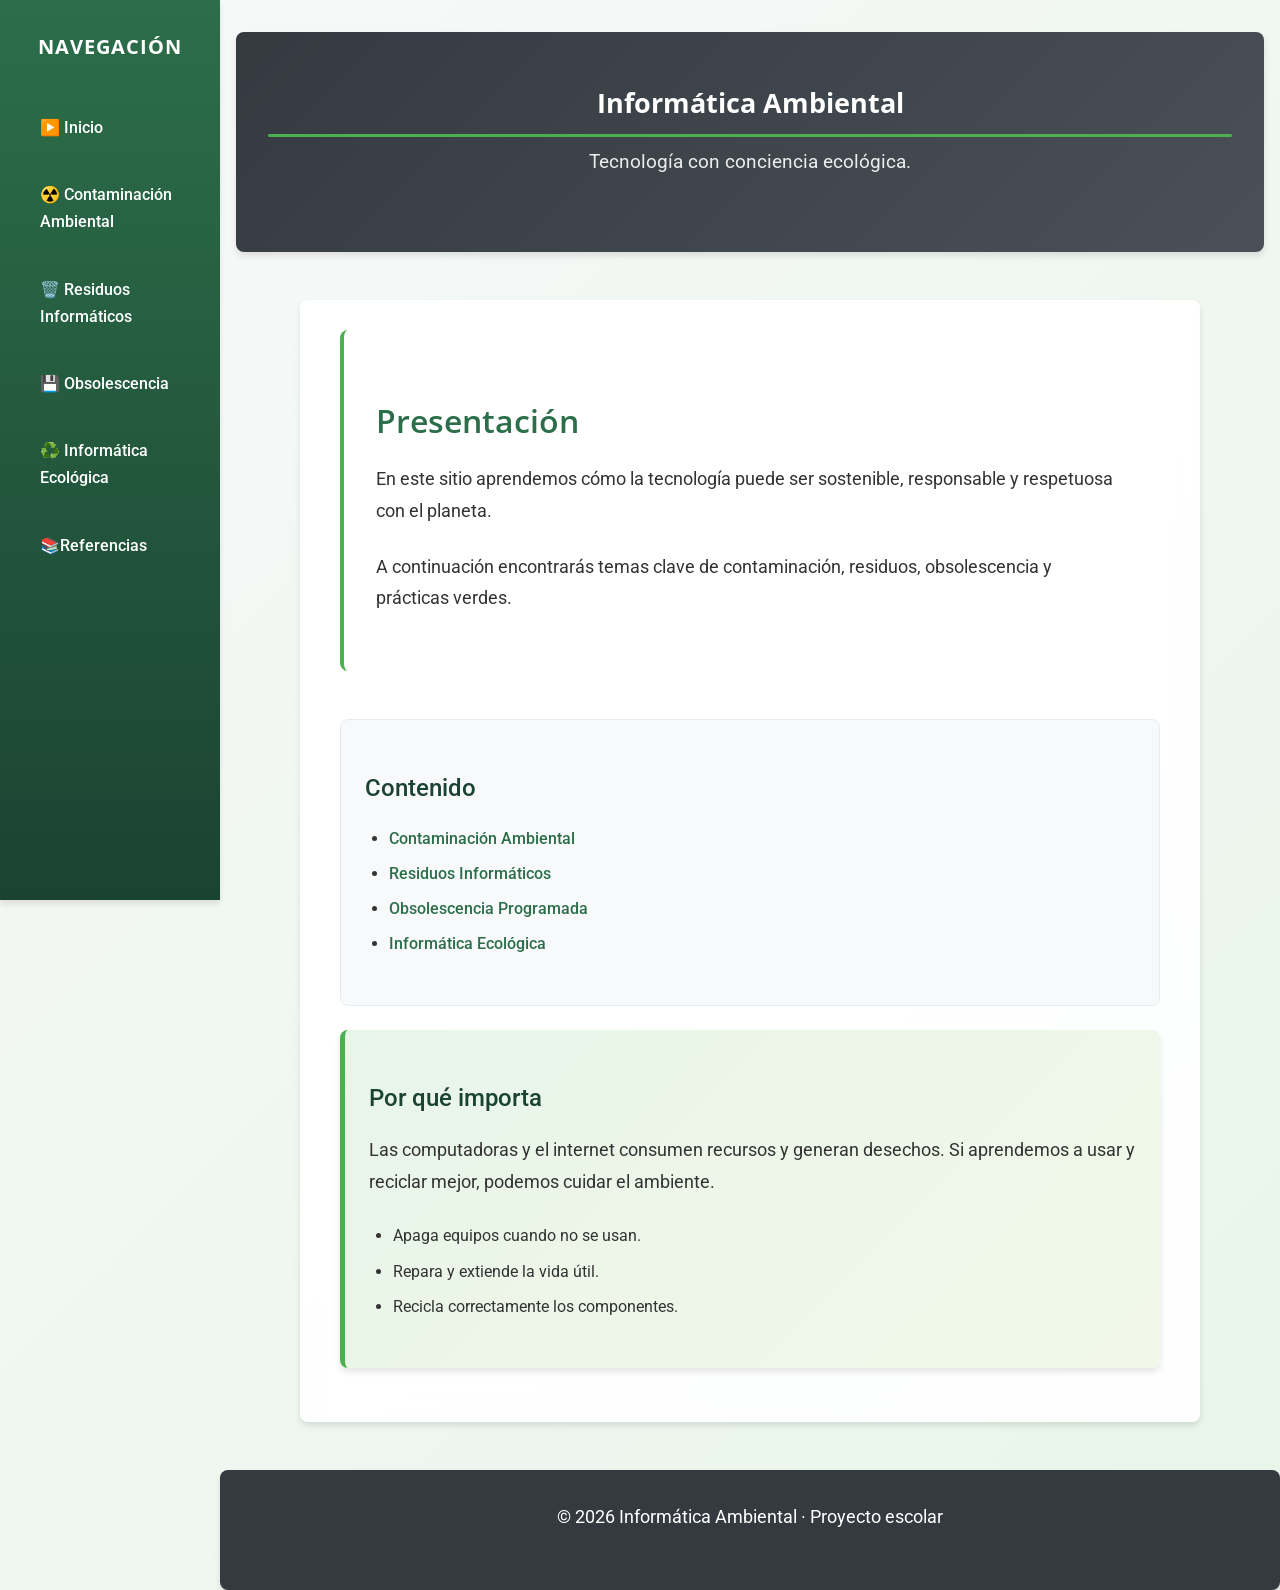
<file: index.html>
<!DOCTYPE html>
<html lang="es">
<head>
  <meta charset="UTF-8" />
  <meta name="viewport" content="width=device-width, initial-scale=1.0" />
  <title>Índice - Contaminación e Informática</title>
  <link rel="stylesheet" href="styles.css" />
</head>
<body>
  <nav>
    <div class="nav-header">Navegación</div>
    <ul>
      <li><a href="index.html">▶️ Inicio</a></li>
      <li><a href="contaminacion-ambiental.html">☢️ Contaminación Ambiental</a></li>
      <li><a href="residuos_informaticos.html">🗑️ Residuos Informáticos</a></li>
      <li><a href="obsolescencia-programada.html">💾 Obsolescencia</a></li>
      <li><a href="informatica-ecologica.html">♻️ Informática Ecológica</a></li>
      <li><a href="referencias.html">📚Referencias</a></li>
    </ul>
  </nav>

  <header>
    <h1>Informática Ambiental</h1>
    <p>Tecnología con conciencia ecológica.</p>
  </header>

  <main>
    <section>
      <h2>Presentación</h2>
      <p>En este sitio aprendemos cómo la tecnología puede ser sostenible, responsable y respetuosa con el planeta.</p>
      <p>A continuación encontrarás temas clave de contaminación, residuos, obsolescencia y prácticas verdes.</p>
    </section>

    <section class="indice">
      <h3>Contenido</h3>
      <ul>
        <li><a href="contaminacion-ambiental.html">Contaminación Ambiental</a></li>
        <li><a href="residuos_informaticos.html">Residuos Informáticos</a></li>
        <li><a href="obsolescencia-programada.html">Obsolescencia Programada</a></li>
        <li><a href="informatica-ecologica.html">Informática Ecológica</a></li>
      </ul>
    </section>

    <section class="resumen">
      <h3>Por qué importa</h3>
      <p>Las computadoras y el internet consumen recursos y generan desechos. Si aprendemos a usar y reciclar mejor, podemos cuidar el ambiente.</p>
      <ul>
        <li>Apaga equipos cuando no se usan.</li>
        <li>Repara y extiende la vida útil.</li>
        <li>Recicla correctamente los componentes.</li>
      </ul>
    </section>
  </main>

  <footer>
    <p>© 2026 Informática Ambiental · Proyecto escolar</p>
  </footer>
</body>
</html>
</file>
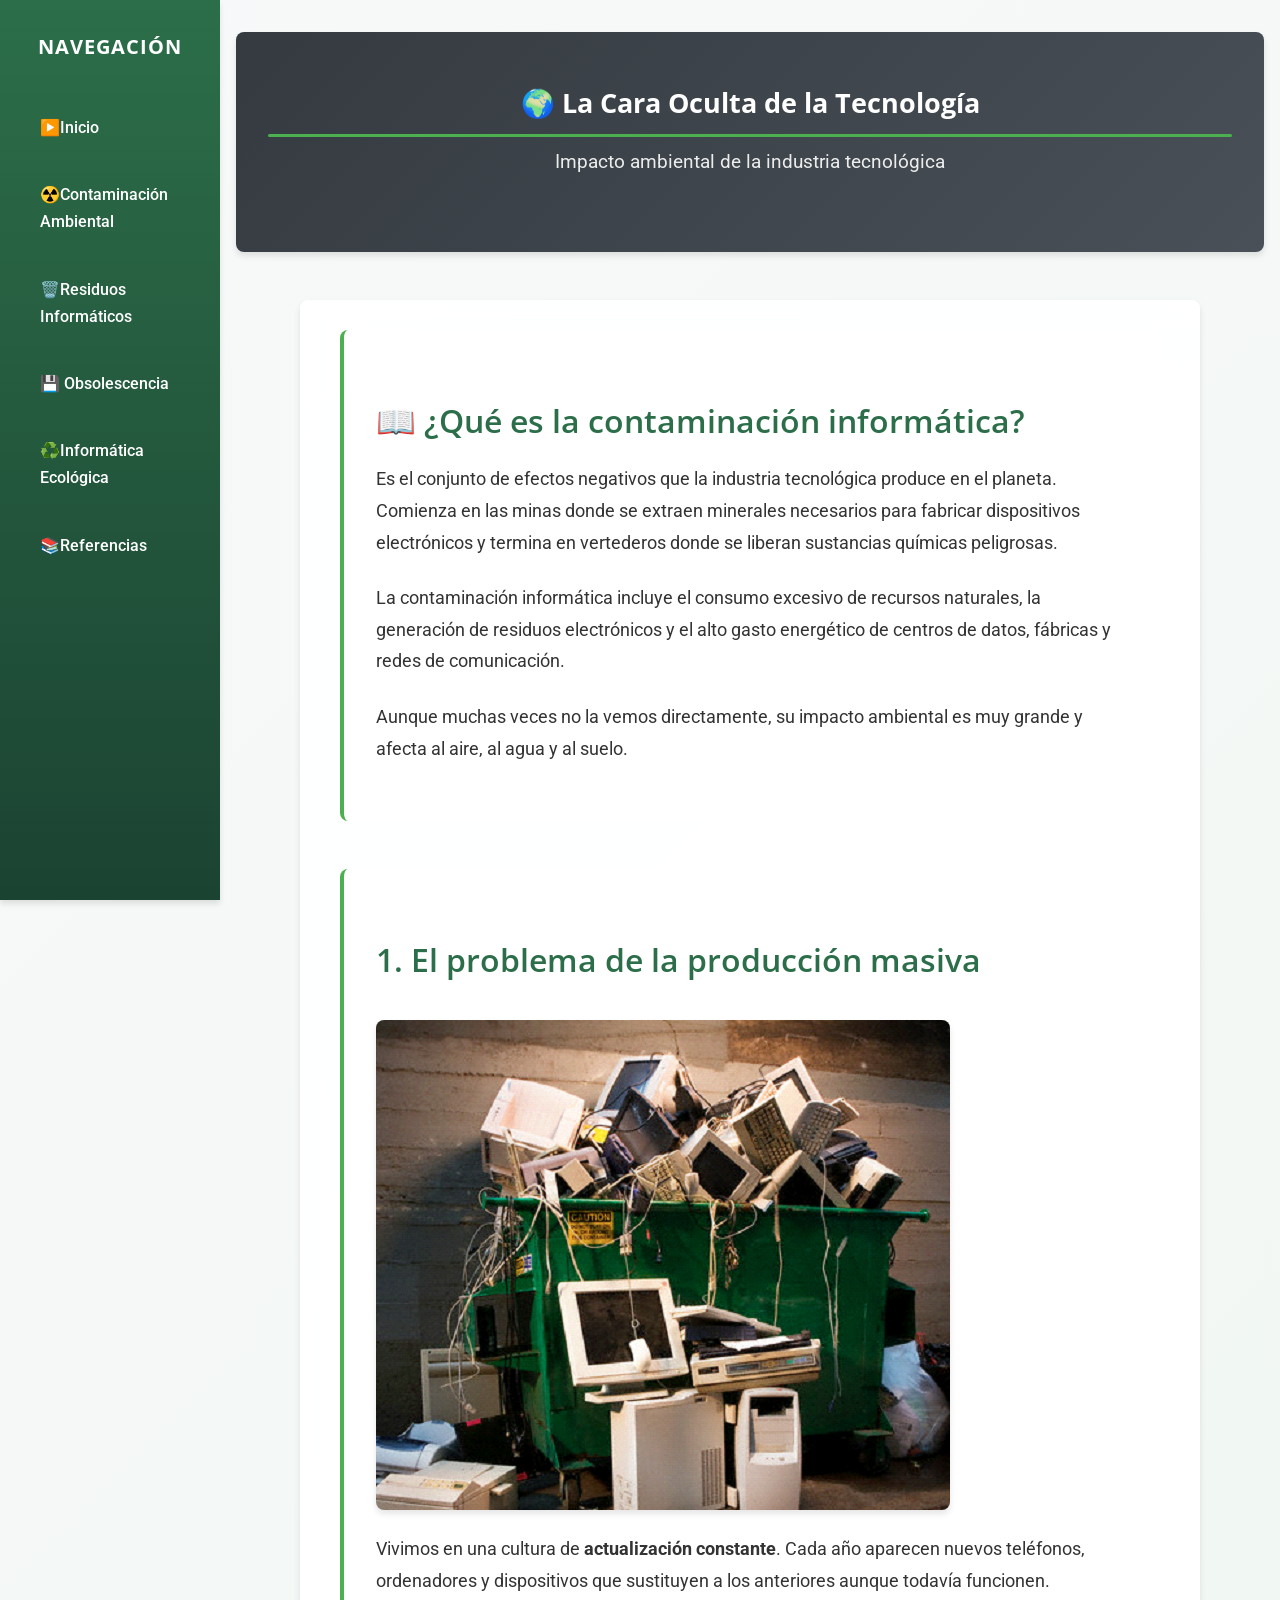
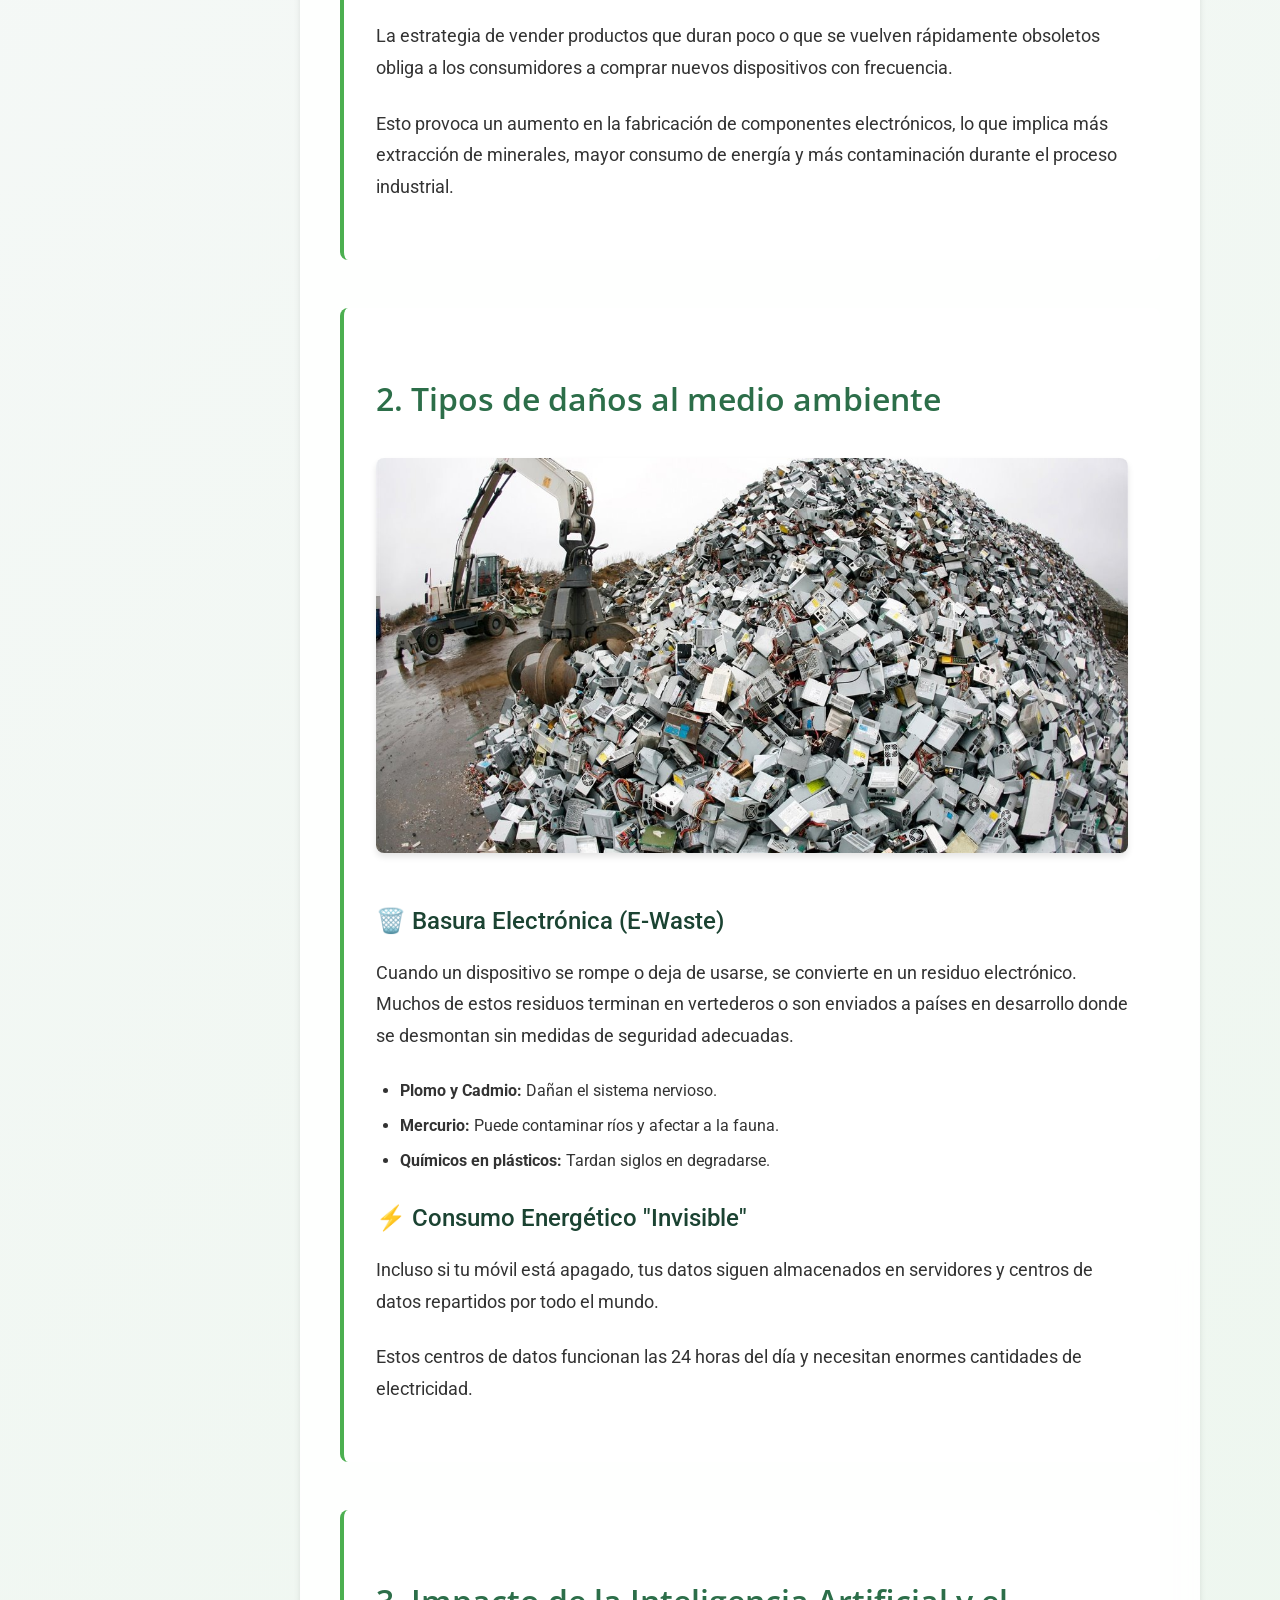
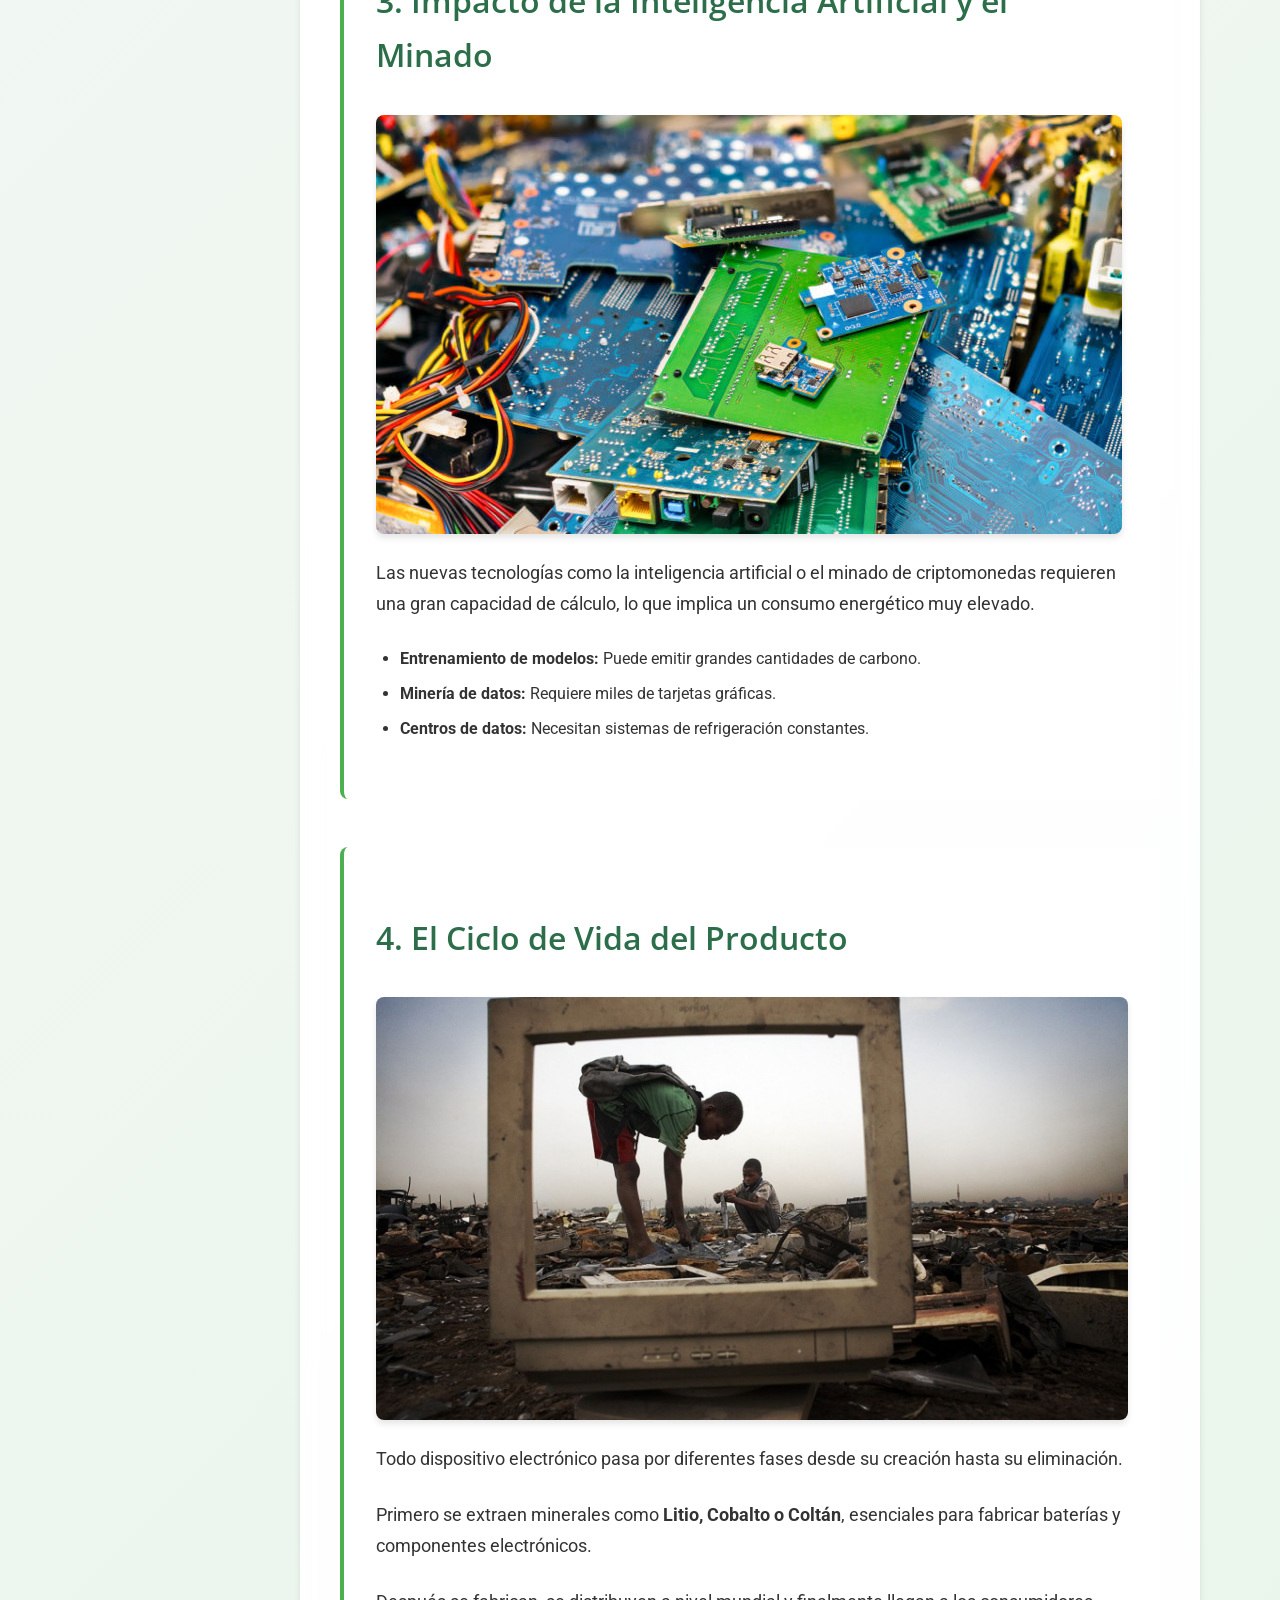
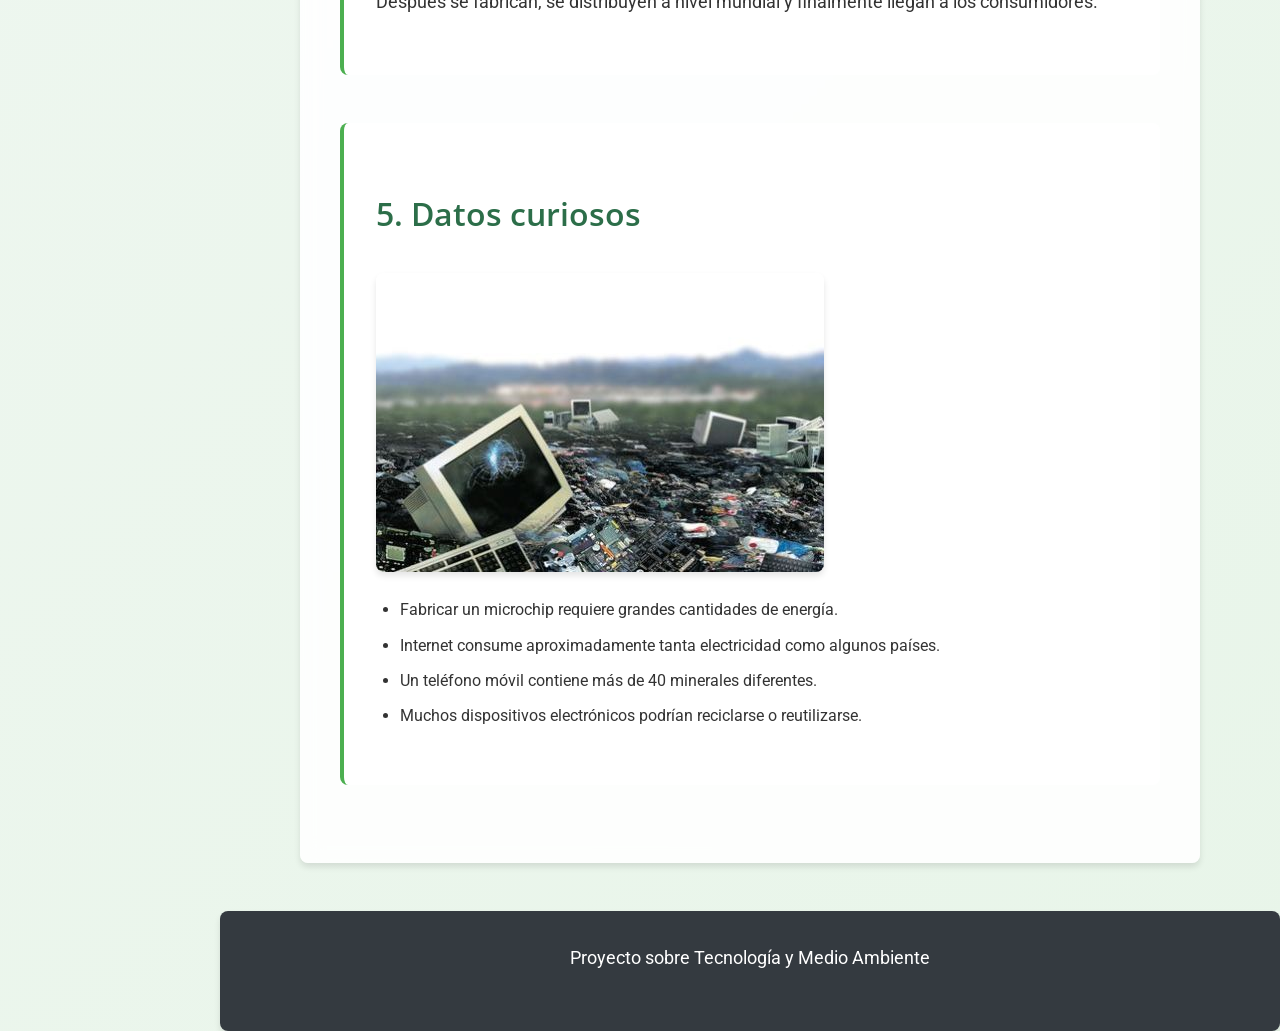
<file: contaminacion-ambiental.html>
<!DOCTYPE html>
<html lang="es">

<head>
    <meta charset="UTF-8">
    <title>☢️ Contaminación Ambiental</title>
    <link rel="stylesheet" href="styles.css">
</head>

<body>

    <nav>
        <div class="nav-header">Navegación</div>
        <ul>
            <li><a href="index.html">▶️Inicio</a></li>
            <li><a href="contaminacion-ambiental.html">☢️Contaminación Ambiental</a></li>
            <li><a href="residuos-informaticos.html">🗑️Residuos Informáticos</a></li>
            <li><a href="obsolescencia-programada.html">💾 Obsolescencia</a></li>
            <li><a href="informatica-ecologica.html">♻️Informática Ecológica</a></li>
            <li><a href="referencias.html">📚Referencias</a></li>
        </ul>
    </nav>

    <header>
        <h1>🌍 La Cara Oculta de la Tecnología</h1>
        <p>Impacto ambiental de la industria tecnológica</p>
    </header>

    <main>

        <section>
            <h2>📖 ¿Qué es la contaminación informática?</h2>

            <p>
                Es el conjunto de efectos negativos que la industria tecnológica produce en el planeta.
                Comienza en las minas donde se extraen minerales necesarios para fabricar dispositivos
                electrónicos y termina en vertederos donde se liberan sustancias químicas peligrosas.
            </p>

            <p>
                La contaminación informática incluye el consumo excesivo de recursos naturales,
                la generación de residuos electrónicos y el alto gasto energético de
                centros de datos, fábricas y redes de comunicación.
            </p>

            <p>
                Aunque muchas veces no la vemos directamente, su impacto ambiental es
                muy grande y afecta al aire, al agua y al suelo.
            </p>
        </section>

        <section>
            <h2>1. El problema de la producción masiva</h2>

            <img src="imagenes/imagen1.jpg" alt="Producción masiva de tecnología" class="imagen-seccion">

            <p>
                Vivimos en una cultura de <strong>actualización constante</strong>.
                Cada año aparecen nuevos teléfonos, ordenadores y dispositivos que
                sustituyen a los anteriores aunque todavía funcionen.
            </p>

            <p>
                La estrategia de vender productos que duran poco o que se vuelven
                rápidamente obsoletos obliga a los consumidores a comprar nuevos
                dispositivos con frecuencia.
            </p>

            <p>
                Esto provoca un aumento en la fabricación de componentes electrónicos,
                lo que implica más extracción de minerales, mayor consumo de energía
                y más contaminación durante el proceso industrial.
            </p>
        </section>

        <section>
            <h2>2. Tipos de daños al medio ambiente</h2>

            <img src="imagenes/imagen2.jpg" alt="Basura electrónica" class="imagen-seccion">

            <h3>🗑️ Basura Electrónica (E-Waste)</h3>

            <p>
                Cuando un dispositivo se rompe o deja de usarse, se convierte en un
                residuo electrónico. Muchos de estos residuos terminan en vertederos
                o son enviados a países en desarrollo donde se desmontan sin medidas
                de seguridad adecuadas.
            </p>

            <ul>
                <li><strong>Plomo y Cadmio:</strong> Dañan el sistema nervioso.</li>
                <li><strong>Mercurio:</strong> Puede contaminar ríos y afectar a la fauna.</li>
                <li><strong>Químicos en plásticos:</strong> Tardan siglos en degradarse.</li>
            </ul>

            <h3>⚡ Consumo Energético "Invisible"</h3>

            <p>
                Incluso si tu móvil está apagado, tus datos siguen almacenados
                en servidores y centros de datos repartidos por todo el mundo.
            </p>

            <p>
                Estos centros de datos funcionan las 24 horas del día y
                necesitan enormes cantidades de electricidad.
            </p>
        </section>

        <section>
            <h2>3. Impacto de la Inteligencia Artificial y el Minado</h2>

            <img src="imagenes/imagen3.jpg" alt="Centros de datos y tecnología" class="imagen-seccion">

            <p>
                Las nuevas tecnologías como la inteligencia artificial o el
                minado de criptomonedas requieren una gran capacidad de cálculo,
                lo que implica un consumo energético muy elevado.
            </p>

            <ul>
                <li><strong>Entrenamiento de modelos:</strong> Puede emitir grandes cantidades de carbono.</li>
                <li><strong>Minería de datos:</strong> Requiere miles de tarjetas gráficas.</li>
                <li><strong>Centros de datos:</strong> Necesitan sistemas de refrigeración constantes.</li>
            </ul>
        </section>

        <section>
            <h2>4. El Ciclo de Vida del Producto</h2>

            <img src="imagenes/imagen4.jpg" alt="Ciclo de vida de un dispositivo tecnológico" class="imagen-seccion">

            <p>
                Todo dispositivo electrónico pasa por diferentes fases desde
                su creación hasta su eliminación.
            </p>

            <p>
                Primero se extraen minerales como <strong>Litio, Cobalto o Coltán</strong>,
                esenciales para fabricar baterías y componentes electrónicos.
            </p>

            <p>
                Después se fabrican, se distribuyen a nivel mundial y finalmente
                llegan a los consumidores.
            </p>
        </section>

        <section>
            <h2>5. Datos curiosos</h2>

            <img src="imagenes/imagen5.jpg" alt="Datos curiosos sobre tecnología y energía" class="imagen-seccion">

            <ul>
                <li>Fabricar un microchip requiere grandes cantidades de energía.</li>
                <li>Internet consume aproximadamente tanta electricidad como algunos países.</li>
                <li>Un teléfono móvil contiene más de 40 minerales diferentes.</li>
                <li>Muchos dispositivos electrónicos podrían reciclarse o reutilizarse.</li>
            </ul>
        </section>

    </main>

    <footer>
        <p>Proyecto sobre Tecnología y Medio Ambiente</p>
    </footer>

</body>

</html>
</file>
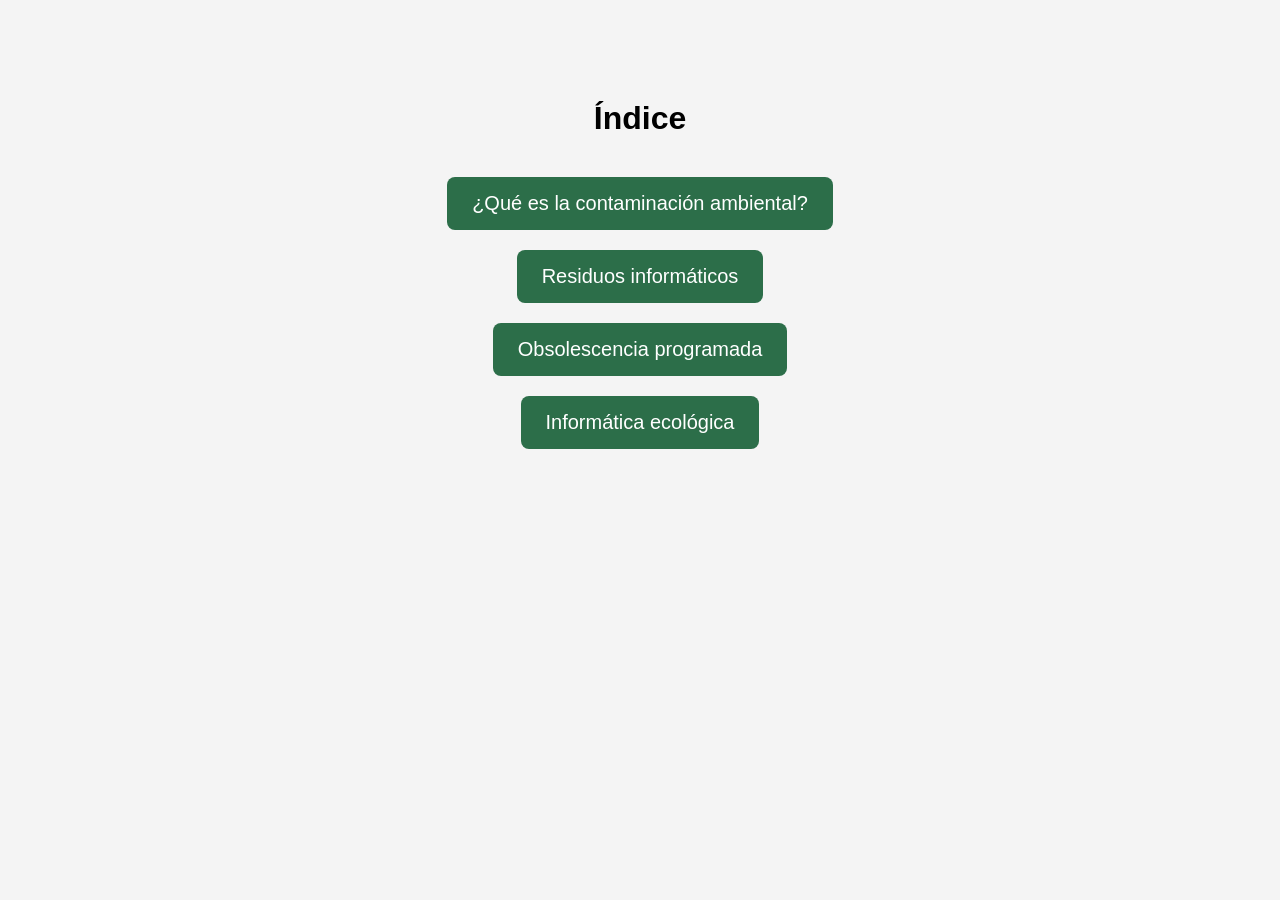
<file: indice.html>
<!DOCTYPE html>
<html lang="es">
<head>
<meta charset="UTF-8">
<title>Índice - Contaminación e Informática</title>

<style>

body{
font-family: Arial, sans-serif;
background:#f4f4f4;
text-align:center;
margin-top:100px;
}

h1{
margin-bottom:40px;
}

ul{
list-style:none;
padding:0;
}

li{
margin:20px;
}

a{
text-decoration:none;
font-size:20px;
color:white;
background:#2c6e49;
padding:15px 25px;
border-radius:8px;
display:inline-block;
}

a:hover{
background:#1b4332;
}

</style>

</head>

<body>

<h1>Índice</h1>

<ul>
<li><a href="contaminacion.html">¿Qué es la contaminación ambiental?</a></li>
<li><a href="residuos_informaticos.html">Residuos informáticos</a></li>
<li><a href="obsolescencia.html">Obsolescencia programada</a></li>
<li><a href="informatica_ecologica.html">Informática ecológica</a></li>
</ul>

</body>
</html>
</file>
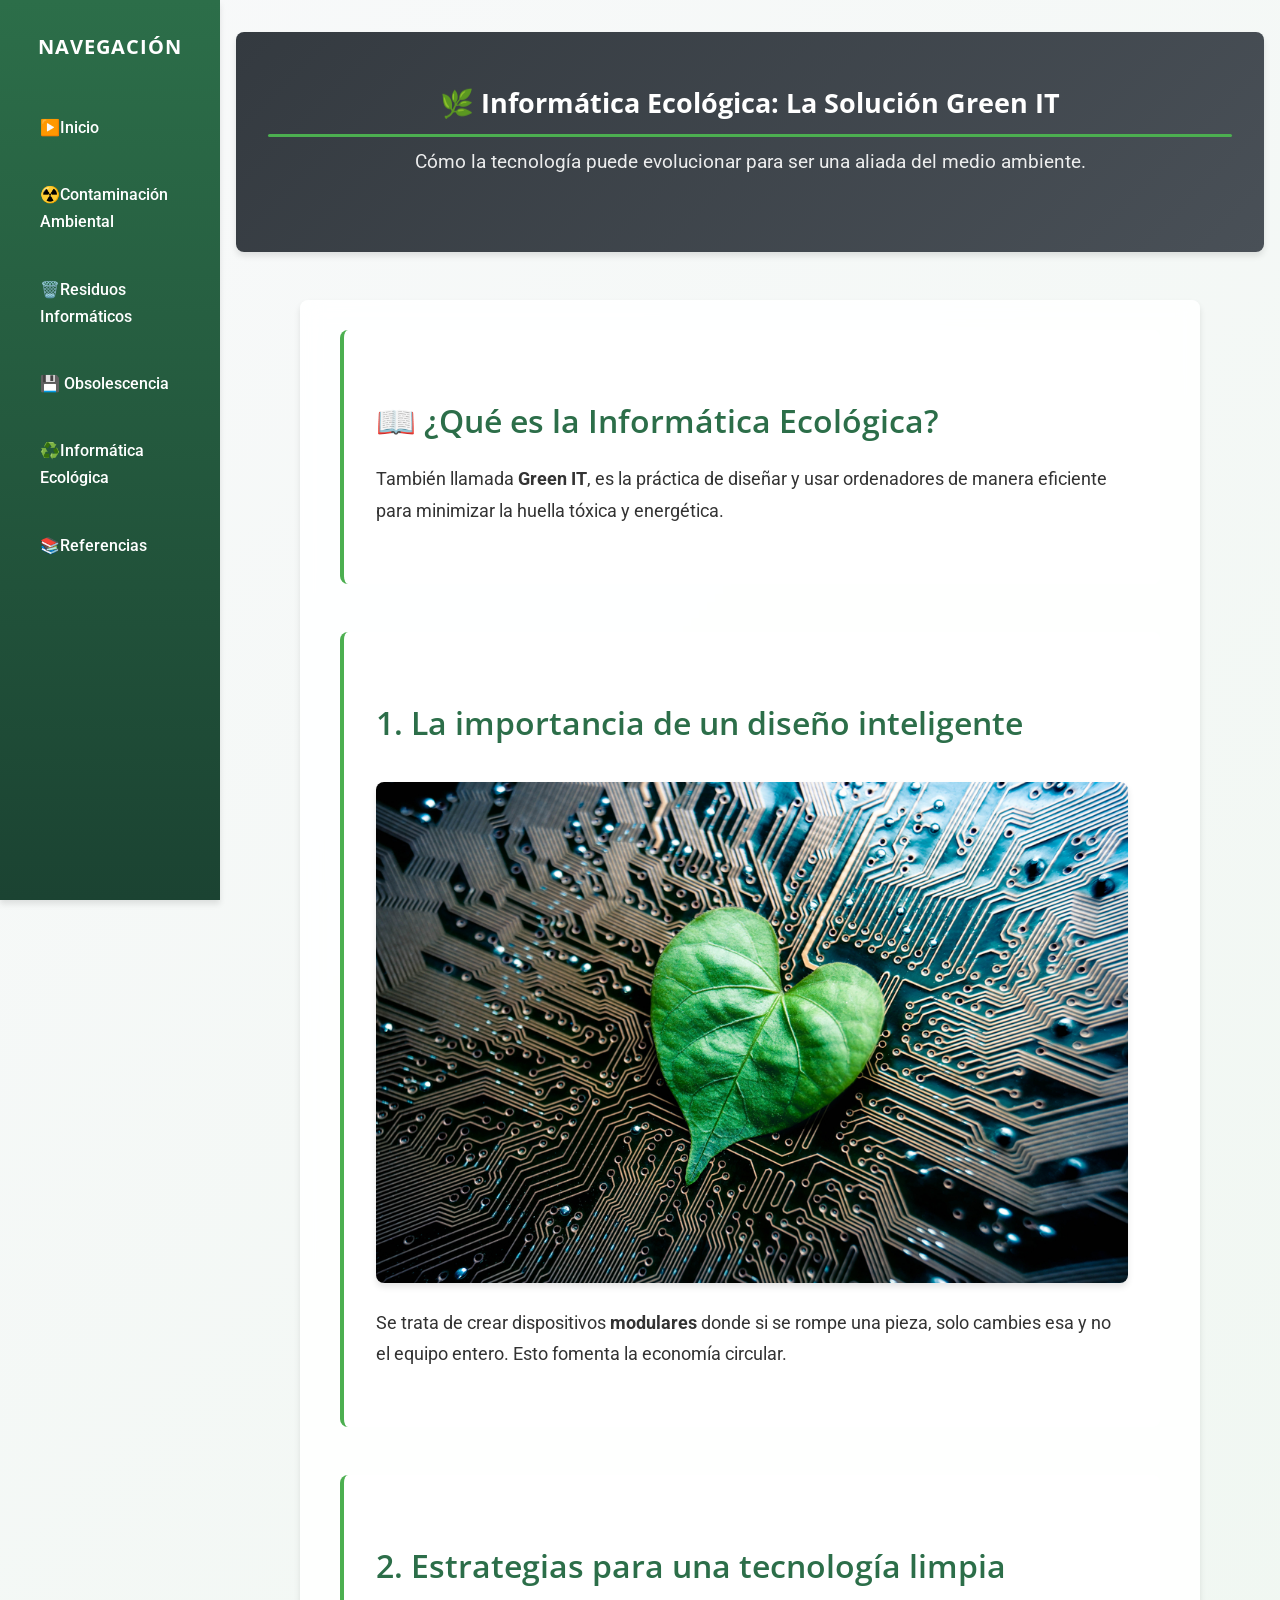
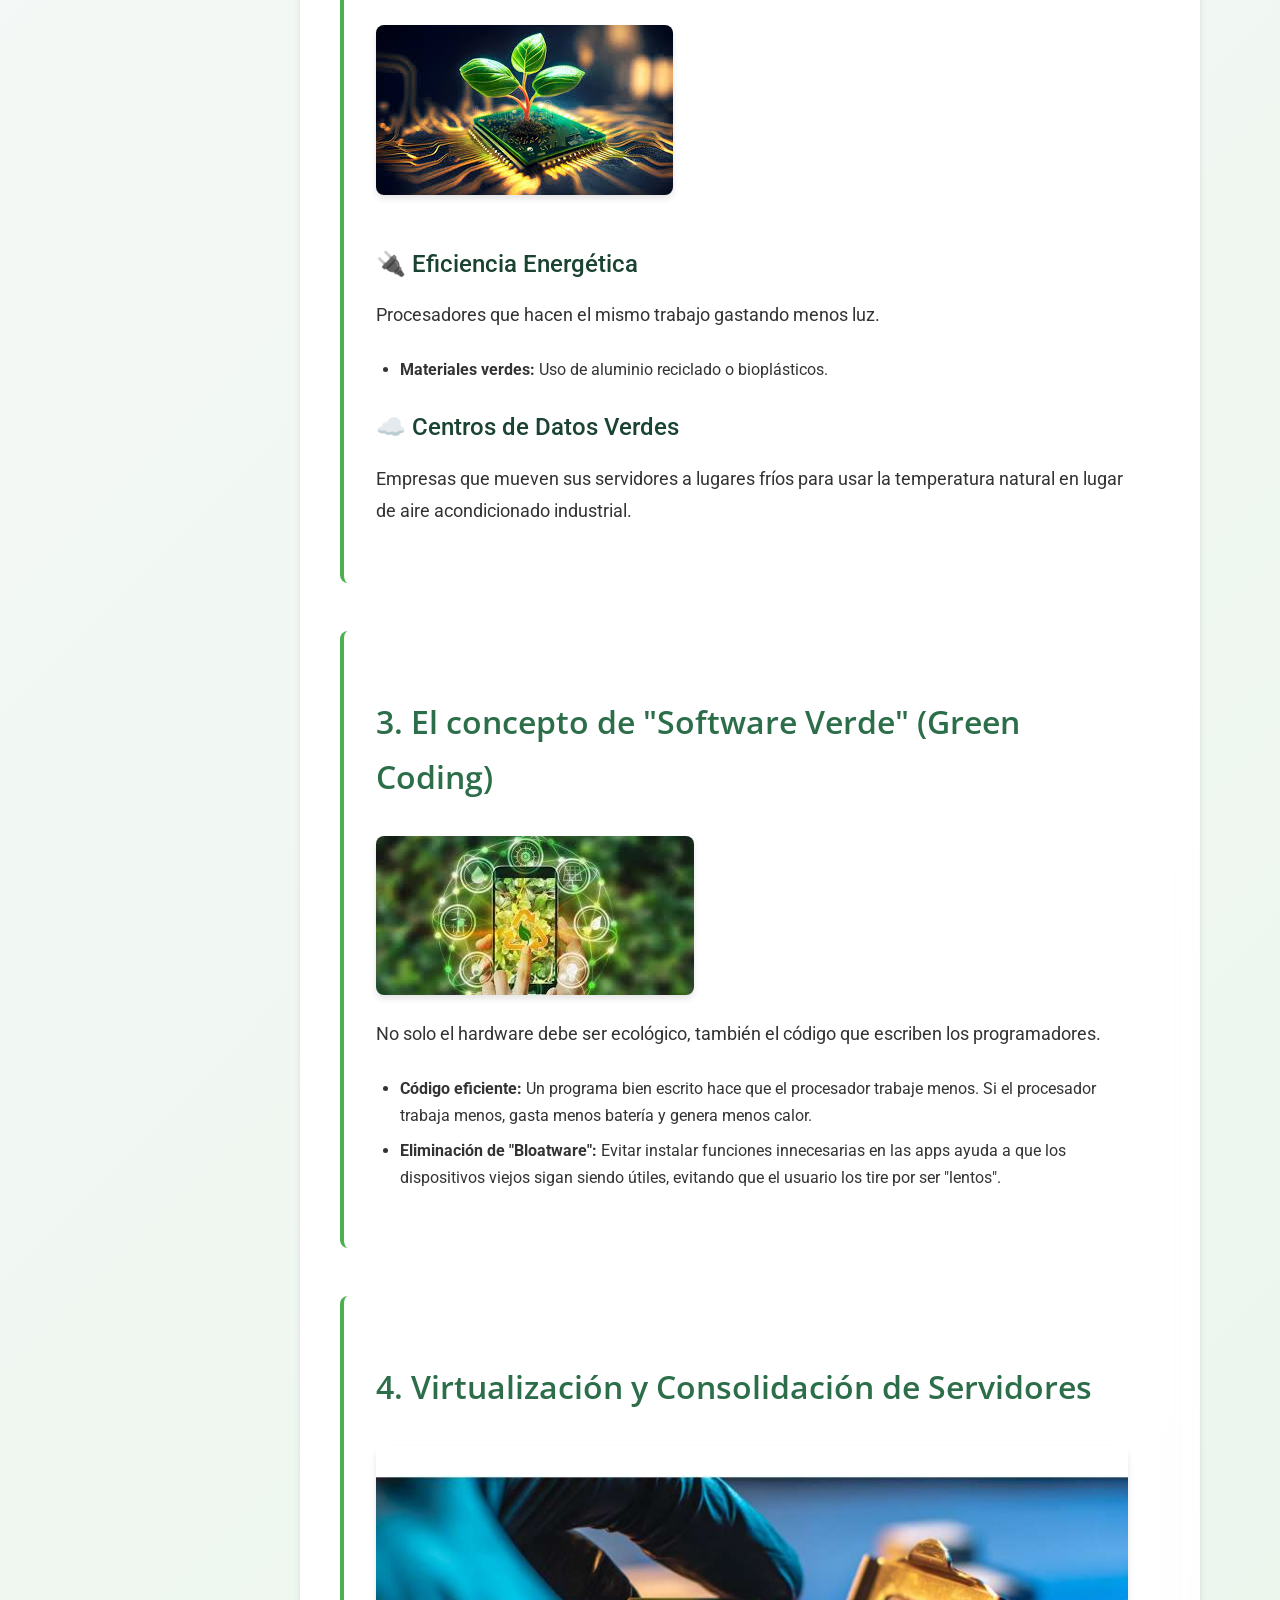
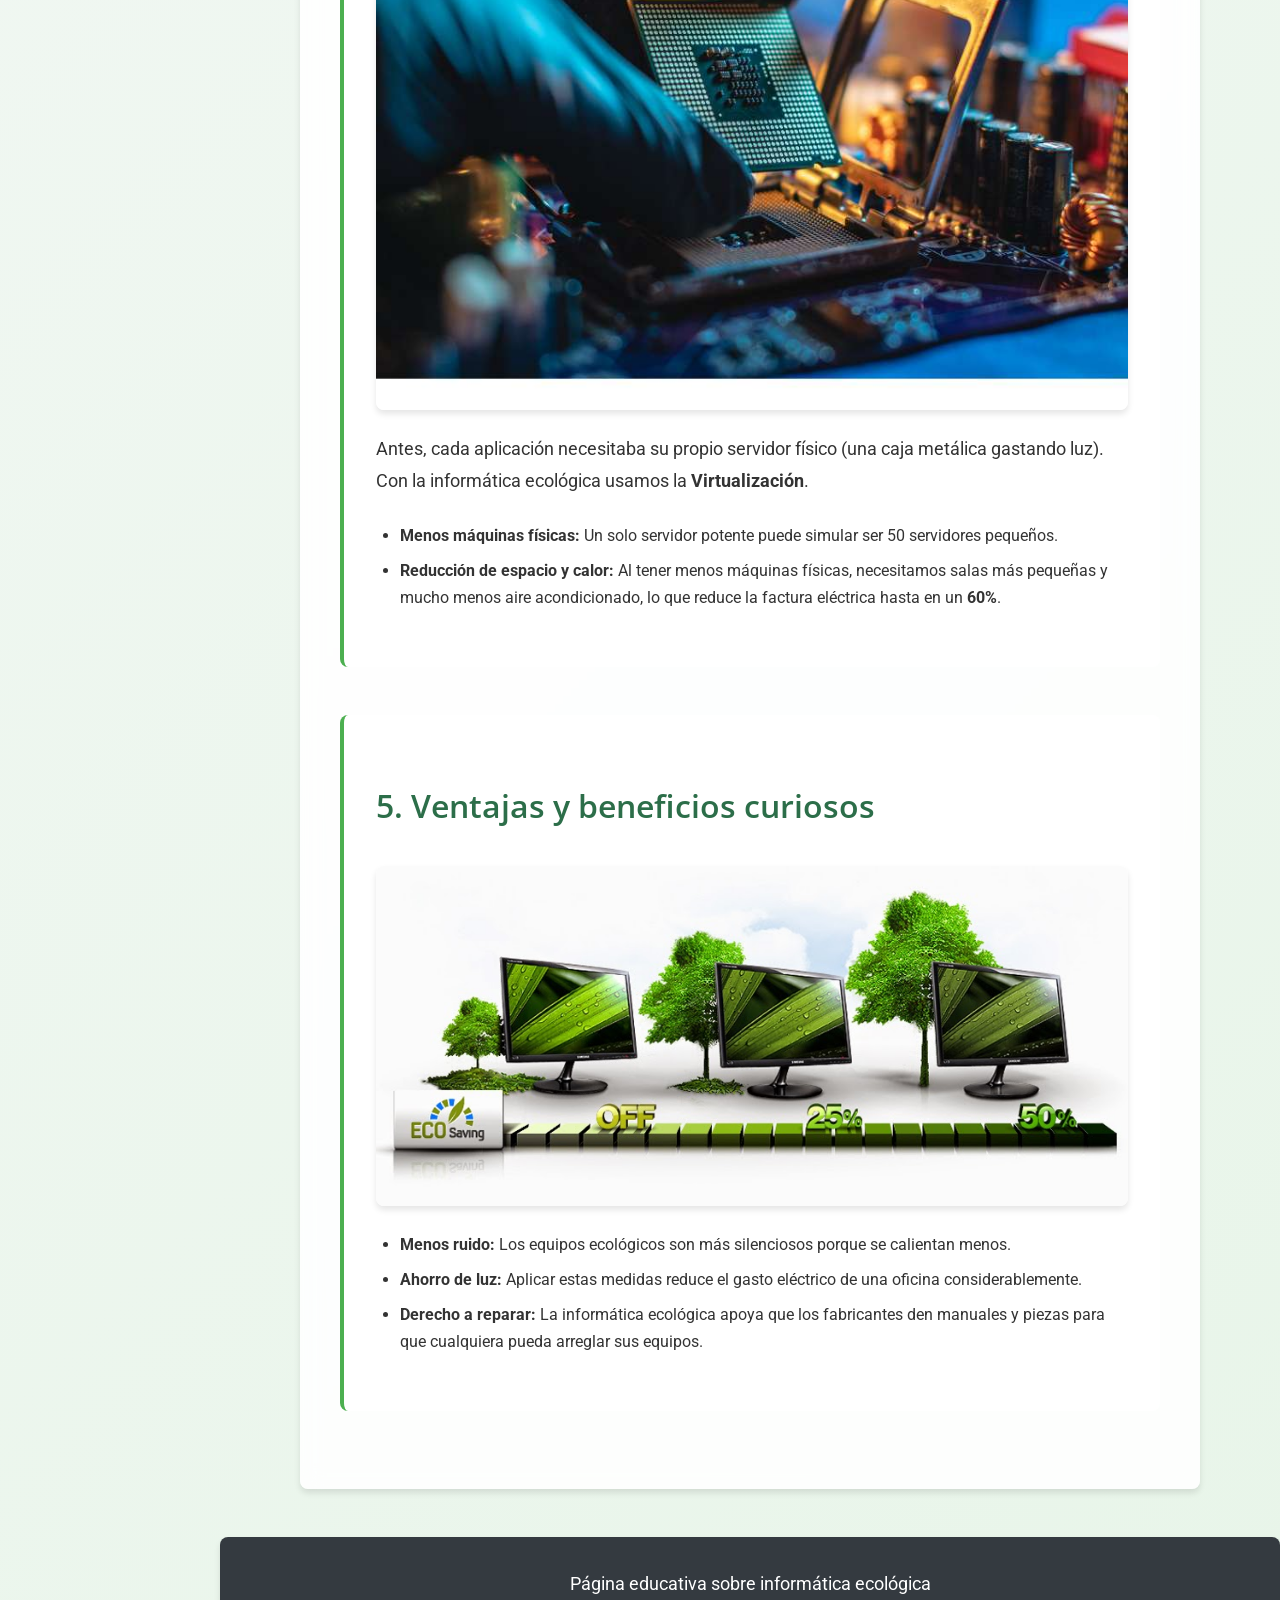
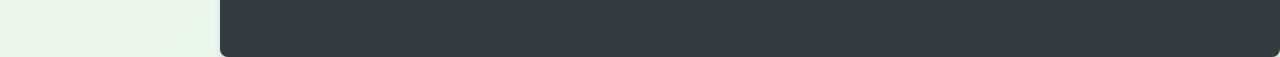
<file: informatica-ecologica.html>
<!DOCTYPE html>
<html lang="es">

<head>
  <meta charset="UTF-8">
  <title>Informática Ecológica</title>
  <link rel="stylesheet" href="styles.css">
</head>

<body>

  <nav>
    <div class="nav-header">Navegación</div>
    <ul>
      <li><a href="index.html">▶️Inicio</a></li>
      <li><a href="contaminacion-ambiental.html">☢️Contaminación Ambiental</a></li>
      <li><a href="residuos-informaticos.html">🗑️Residuos Informáticos</a></li>
      <li><a href="obsolescencia-programada.html">💾 Obsolescencia</a></li>
      <li><a href="informatica-ecologica.html">♻️Informática Ecológica</a></li>
      <li><a href="referencias.html">📚Referencias</a></li>
    </ul>
  </nav>

  <header>
    <h1>🌿 Informática Ecológica: La Solución Green IT</h1>
    <p>Cómo la tecnología puede evolucionar para ser una aliada del medio ambiente.</p>
  </header>

  <main>

    <section>
      <h2>📖 ¿Qué es la Informática Ecológica?</h2>

      <p>
        También llamada <strong>Green IT</strong>, es la práctica de diseñar y usar ordenadores
        de manera eficiente para minimizar la huella tóxica y energética.
      </p>
    </section>

    <section>
      <h2>1. La importancia de un diseño inteligente</h2>

      <img src="imagenes/foto1.jpeg" alt="Diseño modular de tecnología" class="imagen-seccion">

      <p>
        Se trata de crear dispositivos <strong>modulares</strong> donde si se rompe una pieza,
        solo cambies esa y no el equipo entero. Esto fomenta la economía circular.
      </p>
    </section>

    <section>
      <h2>2. Estrategias para una tecnología limpia</h2>

      <img src="imagenes/foto2.jpeg" alt="Tecnología eficiente energéticamente" class="imagen-seccion">

      <h3>🔌 Eficiencia Energética</h3>

      <p>
        Procesadores que hacen el mismo trabajo gastando menos luz.
      </p>

      <ul>
        <li><strong>Materiales verdes:</strong> Uso de aluminio reciclado o bioplásticos.</li>
      </ul>

      <h3>☁️ Centros de Datos Verdes</h3>

      <p>
        Empresas que mueven sus servidores a lugares fríos para usar la temperatura natural
        en lugar de aire acondicionado industrial.
      </p>
    </section>

    <section>
      <h2>3. El concepto de "Software Verde" (Green Coding)</h2>

      <img src="imagenes/foto3.jpeg" alt="Programación eficiente" class="imagen-seccion">

      <p>
        No solo el hardware debe ser ecológico, también el código que escriben los programadores.
      </p>

      <ul>
        <li><strong>Código eficiente:</strong> Un programa bien escrito hace que el procesador trabaje menos.
          Si el procesador trabaja menos, gasta menos batería y genera menos calor.</li>

        <li><strong>Eliminación de "Bloatware":</strong> Evitar instalar funciones innecesarias en las apps
          ayuda a que los dispositivos viejos sigan siendo útiles, evitando que el usuario los tire
          por ser "lentos".</li>
      </ul>
    </section>

    <section>
      <h2>4. Virtualización y Consolidación de Servidores</h2>

      <img src="imagenes/foto4.jpg" alt="Virtualización de servidores" class="imagen-seccion">

      <p>
        Antes, cada aplicación necesitaba su propio servidor físico (una caja metálica gastando luz).
        Con la informática ecológica usamos la <strong>Virtualización</strong>.
      </p>

      <ul>
        <li><strong>Menos máquinas físicas:</strong> Un solo servidor potente puede simular
          ser 50 servidores pequeños.</li>

        <li><strong>Reducción de espacio y calor:</strong> Al tener menos máquinas físicas,
          necesitamos salas más pequeñas y mucho menos aire acondicionado,
          lo que reduce la factura eléctrica hasta en un <strong>60%</strong>.</li>
      </ul>
    </section>

    <section>
      <h2>5. Ventajas y beneficios curiosos</h2>

      <img src="imagenes/foto5.jpg" alt="Beneficios de la informática ecológica" class="imagen-seccion">

      <ul>
        <li><strong>Menos ruido:</strong> Los equipos ecológicos son más silenciosos porque se calientan menos.</li>
        <li><strong>Ahorro de luz:</strong> Aplicar estas medidas reduce el gasto eléctrico de una oficina
          considerablemente.</li>
        <li><strong>Derecho a reparar:</strong> La informática ecológica apoya que los fabricantes den manuales
          y piezas para que cualquiera pueda arreglar sus equipos.</li>
      </ul>
    </section>

  </main>

  <footer>
    <p>Página educativa sobre informática ecológica</p>
  </footer>

</body>

</html>
</file>
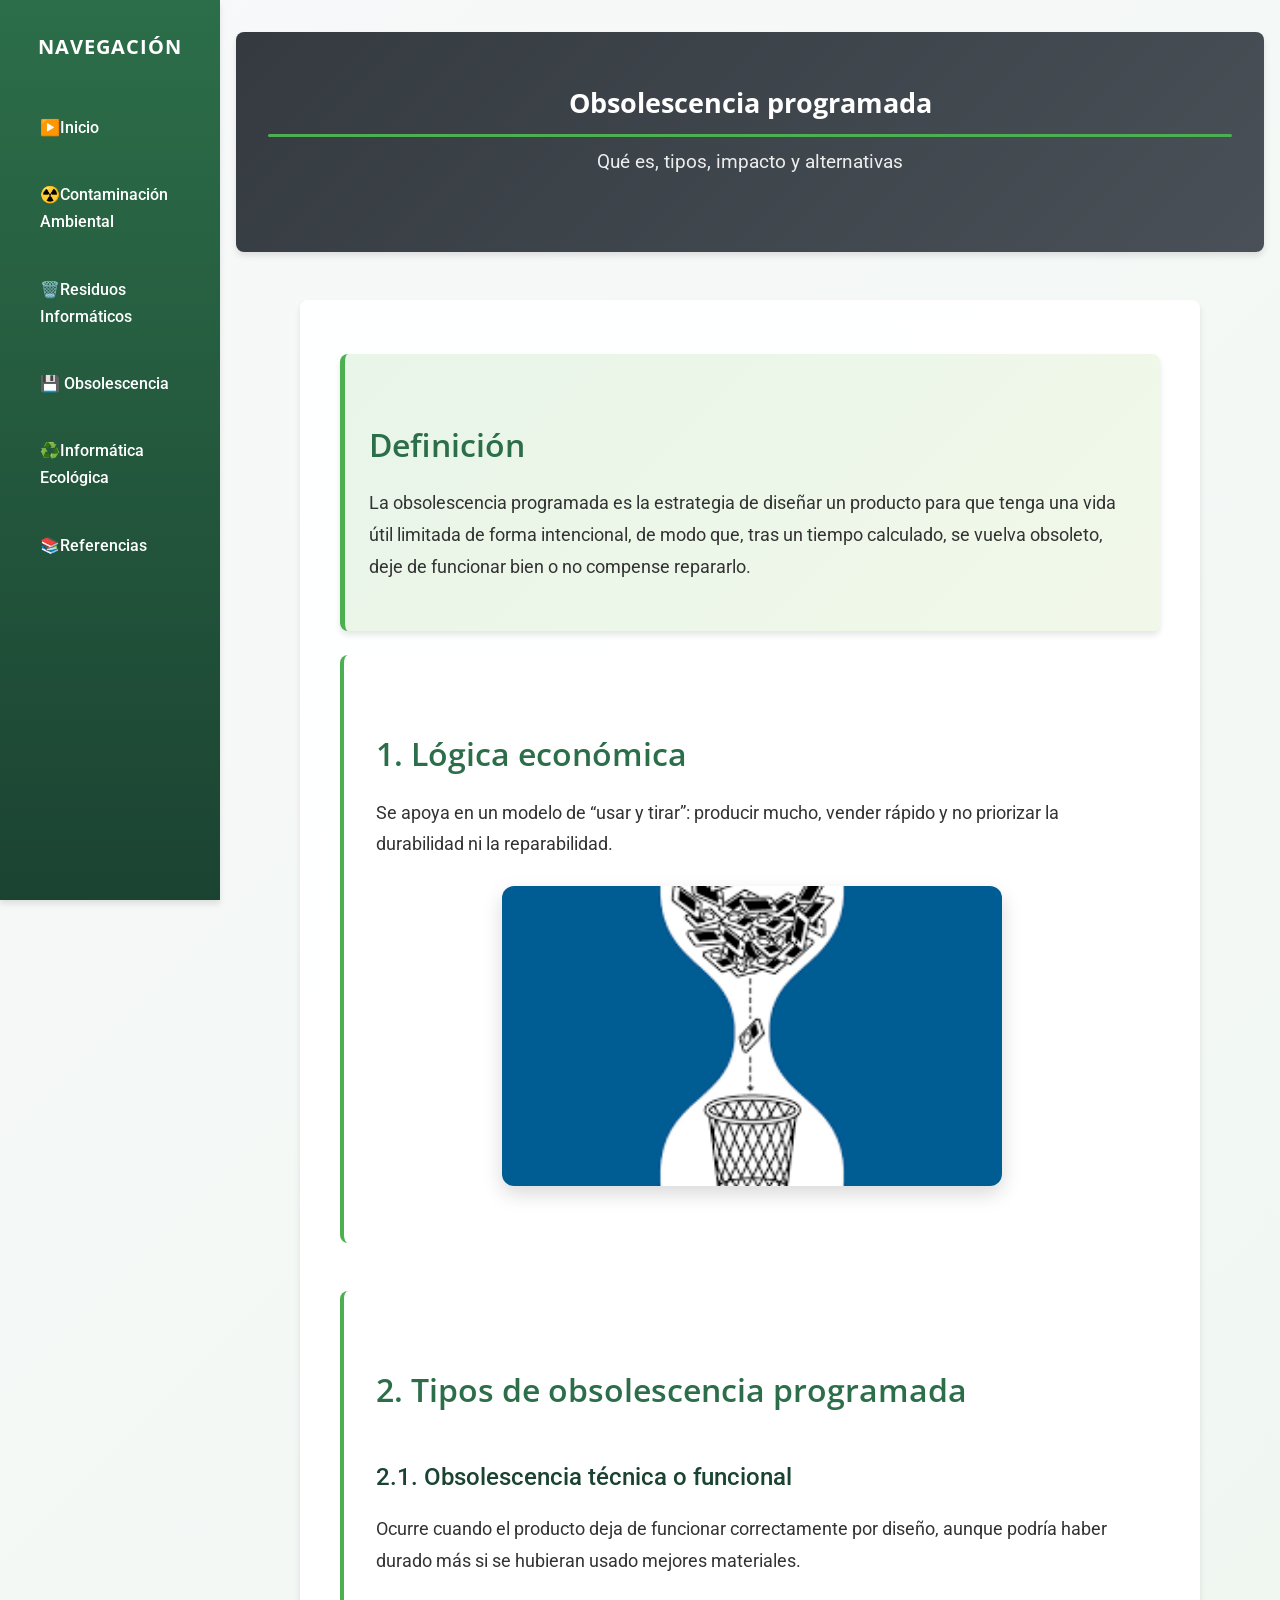
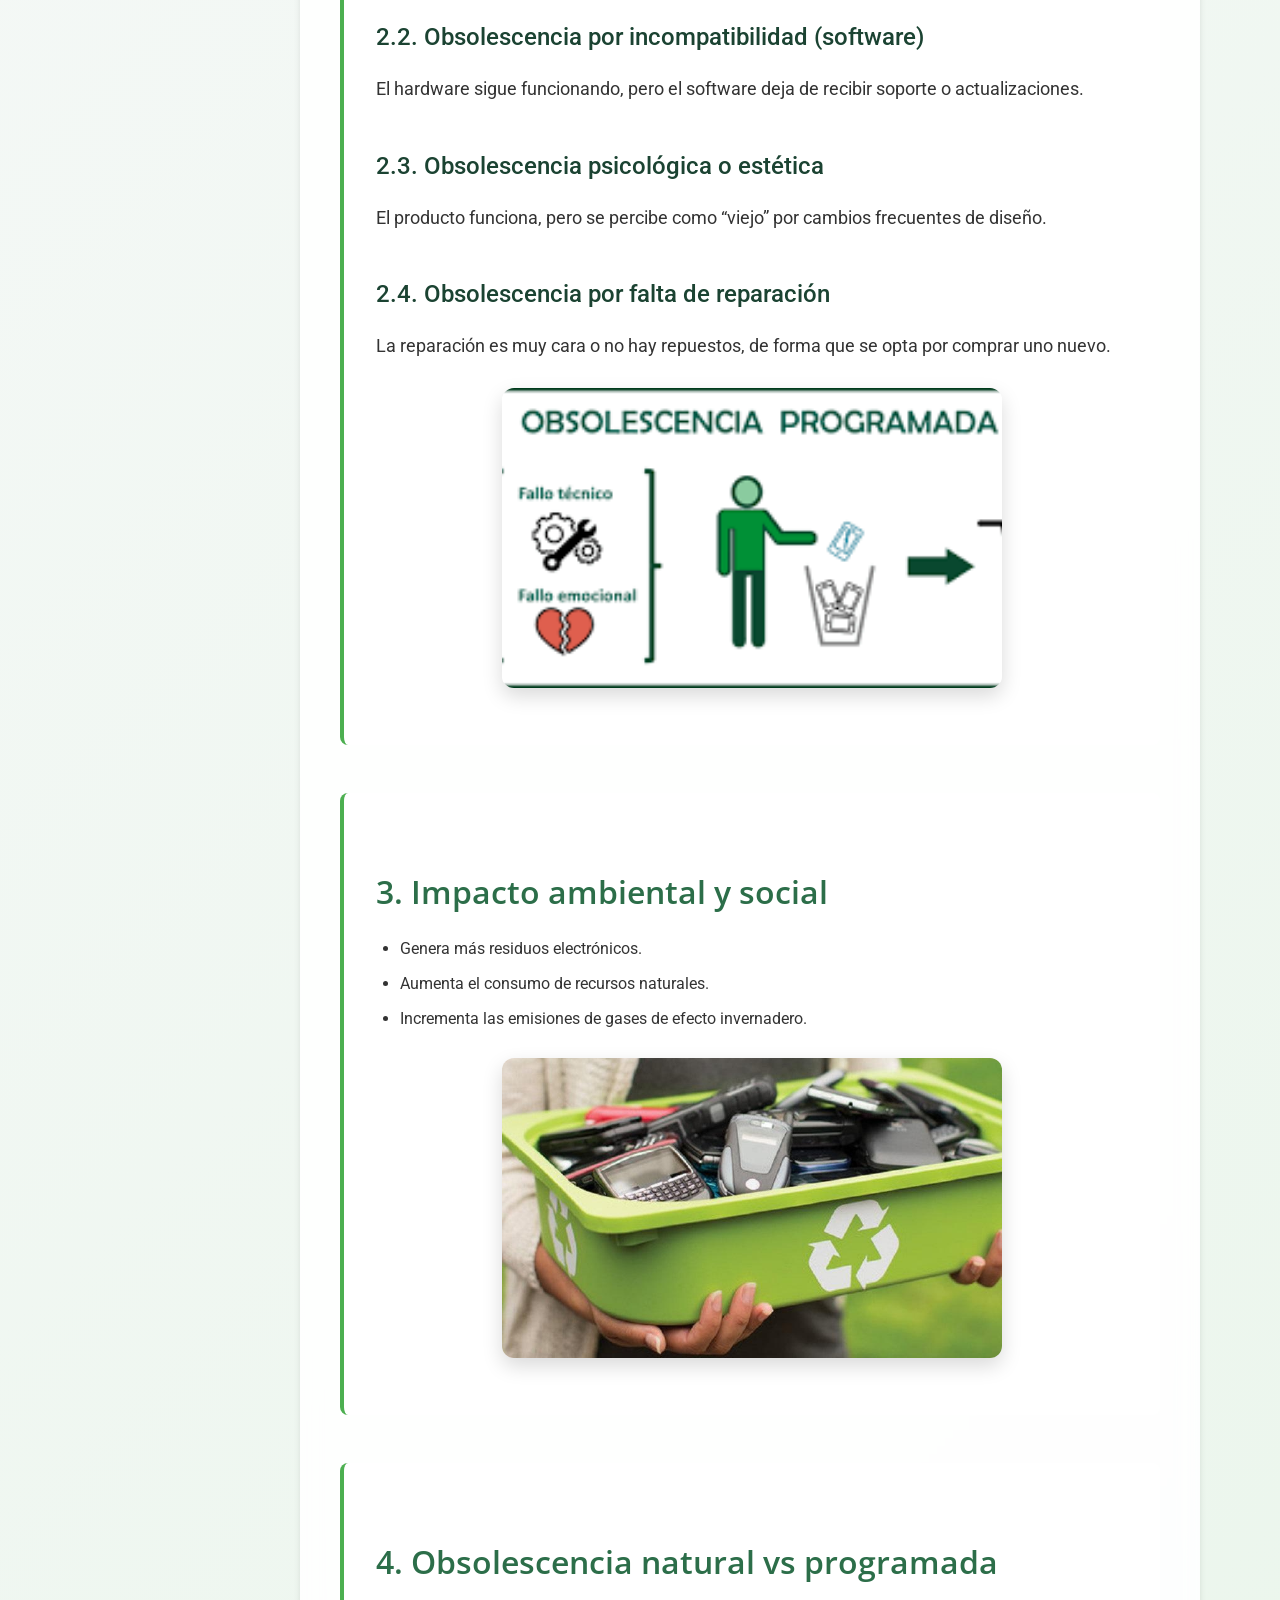
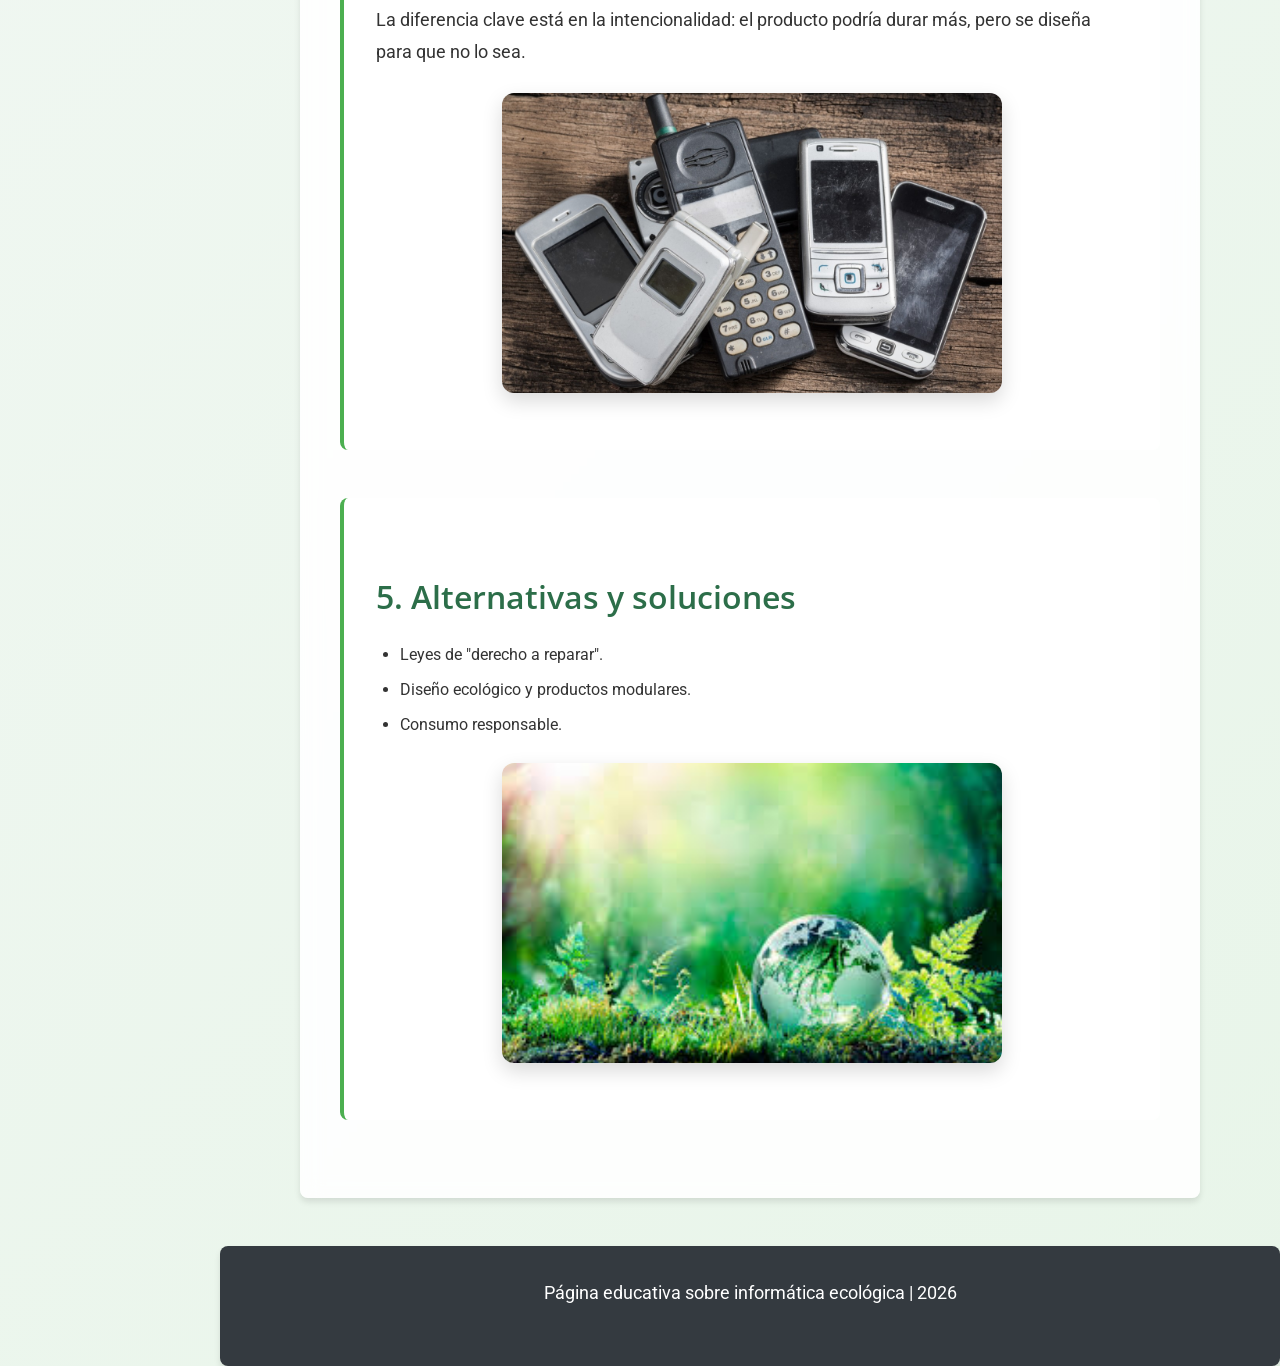
<file: obsolescencia-programada.html>
<!DOCTYPE html>
<html lang="es">

<head>
    <meta charset="UTF-8">
    <title>Obsolescencia programada</title>
    <meta name="viewport" content="width=device-width, initial-scale=1.0">
    
    <link rel="stylesheet" href="styles.css">

    <style>
        main img {
            width: 100%;           
            max-width: 500px;       
            height: 300px;          
            object-fit: cover;      
            display: block;         
            margin: 25px auto;      
            border-radius: 12px;    
            box-shadow: 0 8px 20px rgba(0,0,0,0.15); 
            transition: transform 0.3s ease;
        }

        main img:hover {
            transform: scale(1.02);
        }

        section h2, section h3 {
            margin-top: 40px;
        }
    </style>
</head>

<body>
    <nav>
        <div class="nav-header">Navegación</div>
        <ul>
            <li><a href="index.html">▶️Inicio</a></li>
            <li><a href="contaminacion-ambiental.html">☢️Contaminación Ambiental</a></li>
            <li><a href="residuos-informaticos.html">🗑️Residuos Informáticos</a></li>
            <li><a href="obsolescencia-programada.html">💾 Obsolescencia</a></li>
            <li><a href="informatica-ecologica.html">♻️Informática Ecológica</a></li>
            <li><a href="referencias.html">📚Referencias</a></li>
        </ul>
    </nav>

    <header>
        <h1>Obsolescencia programada</h1>
        <p>Qué es, tipos, impacto y alternativas</p>
    </header>

    <main>
        <section class="resumen">
            <h2>Definición</h2>
            <p>
                La obsolescencia programada es la estrategia de diseñar un producto para que tenga
                una vida útil limitada de forma intencional, de modo que, tras un tiempo calculado,
                se vuelva obsoleto, deje de funcionar bien o no compense repararlo.
            </p>
        </section>

        <section>
            <h2>1. Lógica económica</h2>
            <p>
                Se apoya en un modelo de “usar y tirar”: producir mucho, vender rápido y no priorizar
                la durabilidad ni la reparabilidad.
            </p>
            <img src="imagenes/progra4.png" alt="Lógica económica">
        </section>

        <section>
            <h2>2. Tipos de obsolescencia programada</h2>
            
            <h3>2.1. Obsolescencia técnica o funcional</h3>
            <p>
                Ocurre cuando el producto deja de funcionar correctamente por diseño, aunque podría
                haber durado más si se hubieran usado mejores materiales.
            </p>

            <h3>2.2. Obsolescencia por incompatibilidad (software)</h3>
            <p>
                El hardware sigue funcionando, pero el software deja de recibir soporte o actualizaciones.
            </p>

            <h3>2.3. Obsolescencia psicológica o estética</h3>
            <p>
                El producto funciona, pero se percibe como “viejo” por cambios frecuentes de diseño.
            </p>

            <h3>2.4. Obsolescencia por falta de reparación</h3>
            <p>
                La reparación es muy cara o no hay repuestos, de forma que se opta por comprar uno nuevo.
            </p>
            <img src="imagenes/progra2.png" alt="Falta de reparación">
        </section>

        <section>
            <h2>3. Impacto ambiental y social</h2>
            <ul>
                <li>Genera más residuos electrónicos.</li>
                <li>Aumenta el consumo de recursos naturales.</li>
                <li>Incrementa las emisiones de gases de efecto invernadero.</li>
            </ul>
            <img src="imagenes/progra1.jpg" alt="Residuos electrónicos">
        </section>

        <section>
            <h2>4. Obsolescencia natural vs programada</h2>
            <p>
                La diferencia clave está en la intencionalidad: el producto podría durar más, pero se diseña para que no lo sea.
            </p>
            <img src="imagenes/progra.jpg" alt="Natural vs Programada">
        </section>

        <section>
            <h2>5. Alternativas y soluciones</h2>
            <ul>
                <li>Leyes de "derecho a reparar".</li>
                <li>Diseño ecológico y productos modulares.</li>
                <li>Consumo responsable.</li>
            </ul>
            <img src="imagenes/progra5.jpeg" alt="Soluciones ecológicas">
        </section>
    </main>

    <footer>
        <p>Página educativa sobre informática ecológica | 2026</p>
    </footer>
</body>

</html>
</file>
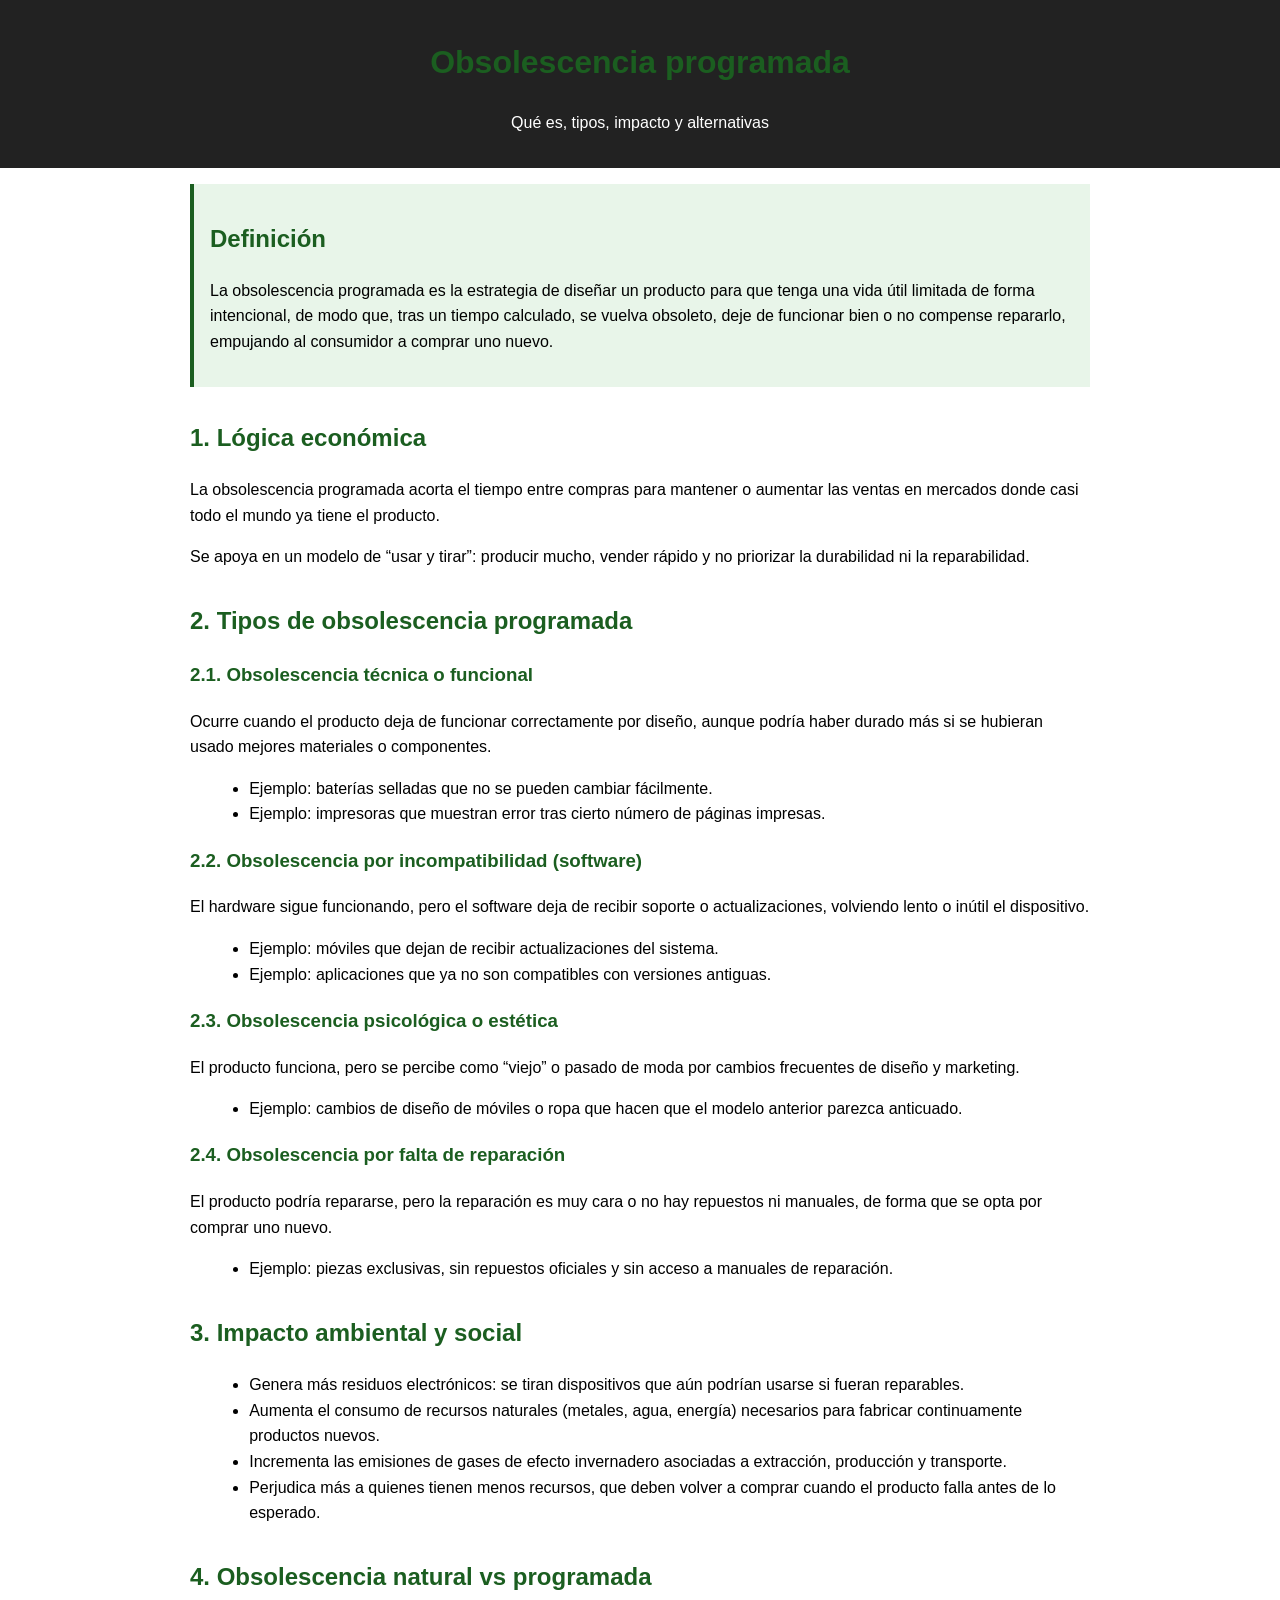
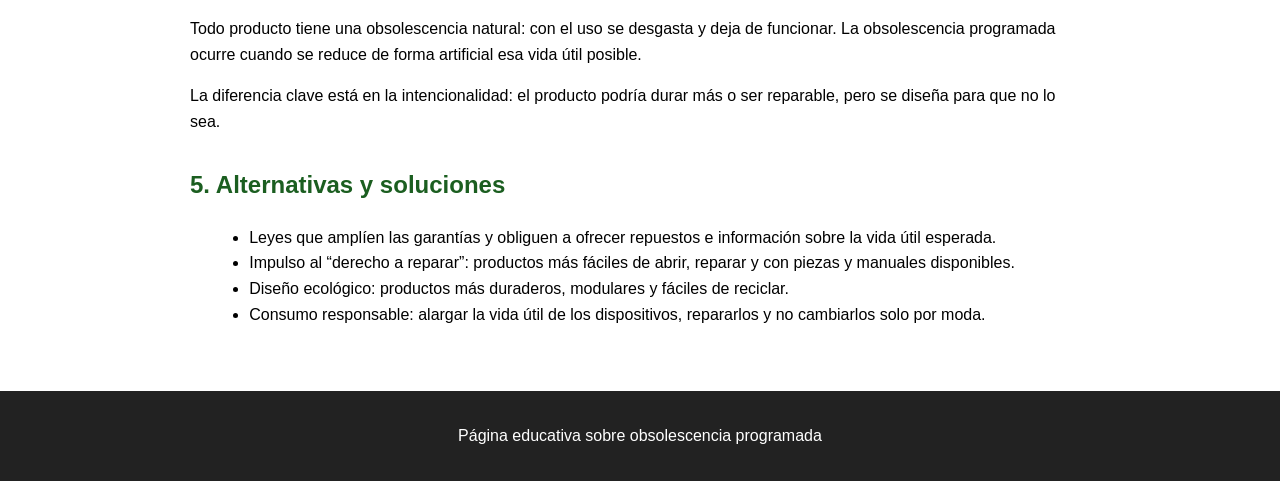
<file: obsolescencia.html>
<!DOCTYPE html>
<html lang="es">
<head>
  <meta charset="UTF-8">
  <title>Obsolescencia programada</title>
  <meta name="viewport" content="width=device-width, initial-scale=1.0">
  <style>
    body { font-family: Arial, sans-serif; margin: 0; padding: 0; line-height: 1.6; }
    header, footer { background-color: #222; color: #fff; text-align: center; padding: 1rem; }
    main { max-width: 900px; margin: 0 auto; padding: 1rem 1.5rem 2rem; }
    h1, h2, h3 { color: #1b5e20; }
    section { margin-bottom: 2rem; }
    .resumen { background: #e8f5e9; border-left: 4px solid #1b5e20; padding: 1rem; }
    ul { margin-left: 1.2rem; }
    .tipo { font-weight: bold; }
  </style>
</head>
<body>
  <header>
    <h1>Obsolescencia programada</h1>
    <p>Qué es, tipos, impacto y alternativas</p>
  </header>

  <main>
    <section class="resumen">
      <h2>Definición</h2>
      <p>
        La obsolescencia programada es la estrategia de diseñar un producto para que tenga
        una vida útil limitada de forma intencional, de modo que, tras un tiempo calculado,
        se vuelva obsoleto, deje de funcionar bien o no compense repararlo, empujando al
        consumidor a comprar uno nuevo.
      </p>
    </section>

    <section>
      <h2>1. Lógica económica</h2>
      <p>
        La obsolescencia programada acorta el tiempo entre compras para mantener o aumentar
        las ventas en mercados donde casi todo el mundo ya tiene el producto.
      </p>
      <p>
        Se apoya en un modelo de “usar y tirar”: producir mucho, vender rápido y no priorizar
        la durabilidad ni la reparabilidad.
      </p>
    </section>

    <section>
      <h2>2. Tipos de obsolescencia programada</h2>
      <h3>2.1. Obsolescencia técnica o funcional</h3>
      <p>
        Ocurre cuando el producto deja de funcionar correctamente por diseño, aunque podría
        haber durado más si se hubieran usado mejores materiales o componentes.
      </p>
      <ul>
        <li>Ejemplo: baterías selladas que no se pueden cambiar fácilmente.</li>
        <li>Ejemplo: impresoras que muestran error tras cierto número de páginas impresas.</li>
      </ul>

      <h3>2.2. Obsolescencia por incompatibilidad (software)</h3>
      <p>
        El hardware sigue funcionando, pero el software deja de recibir soporte o
        actualizaciones, volviendo lento o inútil el dispositivo.
      </p>
      <ul>
        <li>Ejemplo: móviles que dejan de recibir actualizaciones del sistema.</li>
        <li>Ejemplo: aplicaciones que ya no son compatibles con versiones antiguas.</li>
      </ul>

      <h3>2.3. Obsolescencia psicológica o estética</h3>
      <p>
        El producto funciona, pero se percibe como “viejo” o pasado de moda por cambios
        frecuentes de diseño y marketing.
      </p>
      <ul>
        <li>Ejemplo: cambios de diseño de móviles o ropa que hacen que el modelo anterior parezca anticuado.</li>
      </ul>

      <h3>2.4. Obsolescencia por falta de reparación</h3>
      <p>
        El producto podría repararse, pero la reparación es muy cara o no hay repuestos ni
        manuales, de forma que se opta por comprar uno nuevo.
      </p>
      <ul>
        <li>Ejemplo: piezas exclusivas, sin repuestos oficiales y sin acceso a manuales de reparación.</li>
      </ul>
    </section>

    <section>
      <h2>3. Impacto ambiental y social</h2>
      <ul>
        <li>
          Genera más residuos electrónicos: se tiran dispositivos que aún podrían usarse
          si fueran reparables.
        </li>
        <li>
          Aumenta el consumo de recursos naturales (metales, agua, energía) necesarios para
          fabricar continuamente productos nuevos.
        </li>
        <li>
          Incrementa las emisiones de gases de efecto invernadero asociadas a extracción,
          producción y transporte.
        </li>
        <li>
          Perjudica más a quienes tienen menos recursos, que deben volver a comprar cuando
          el producto falla antes de lo esperado.
        </li>
      </ul>
    </section>

    <section>
      <h2>4. Obsolescencia natural vs programada</h2>
      <p>
        Todo producto tiene una obsolescencia natural: con el uso se desgasta y deja de
        funcionar. La obsolescencia programada ocurre cuando se reduce de forma artificial
        esa vida útil posible.
      </p>
      <p>
        La diferencia clave está en la intencionalidad: el producto podría durar más o ser
        reparable, pero se diseña para que no lo sea.
      </p>
    </section>

    <section>
      <h2>5. Alternativas y soluciones</h2>
      <ul>
        <li>
          Leyes que amplíen las garantías y obliguen a ofrecer repuestos e información sobre
          la vida útil esperada.
        </li>
        <li>
          Impulso al “derecho a reparar”: productos más fáciles de abrir, reparar y con
          piezas y manuales disponibles.
        </li>
        <li>
          Diseño ecológico: productos más duraderos, modulares y fáciles de reciclar.
        </li>
        <li>
          Consumo responsable: alargar la vida útil de los dispositivos, repararlos y no
          cambiarlos solo por moda.
        </li>
      </ul>
    </section>
  </main>

  <footer>
    <p>Página educativa sobre obsolescencia programada</p>
  </footer>
</body>
</html>
</file>
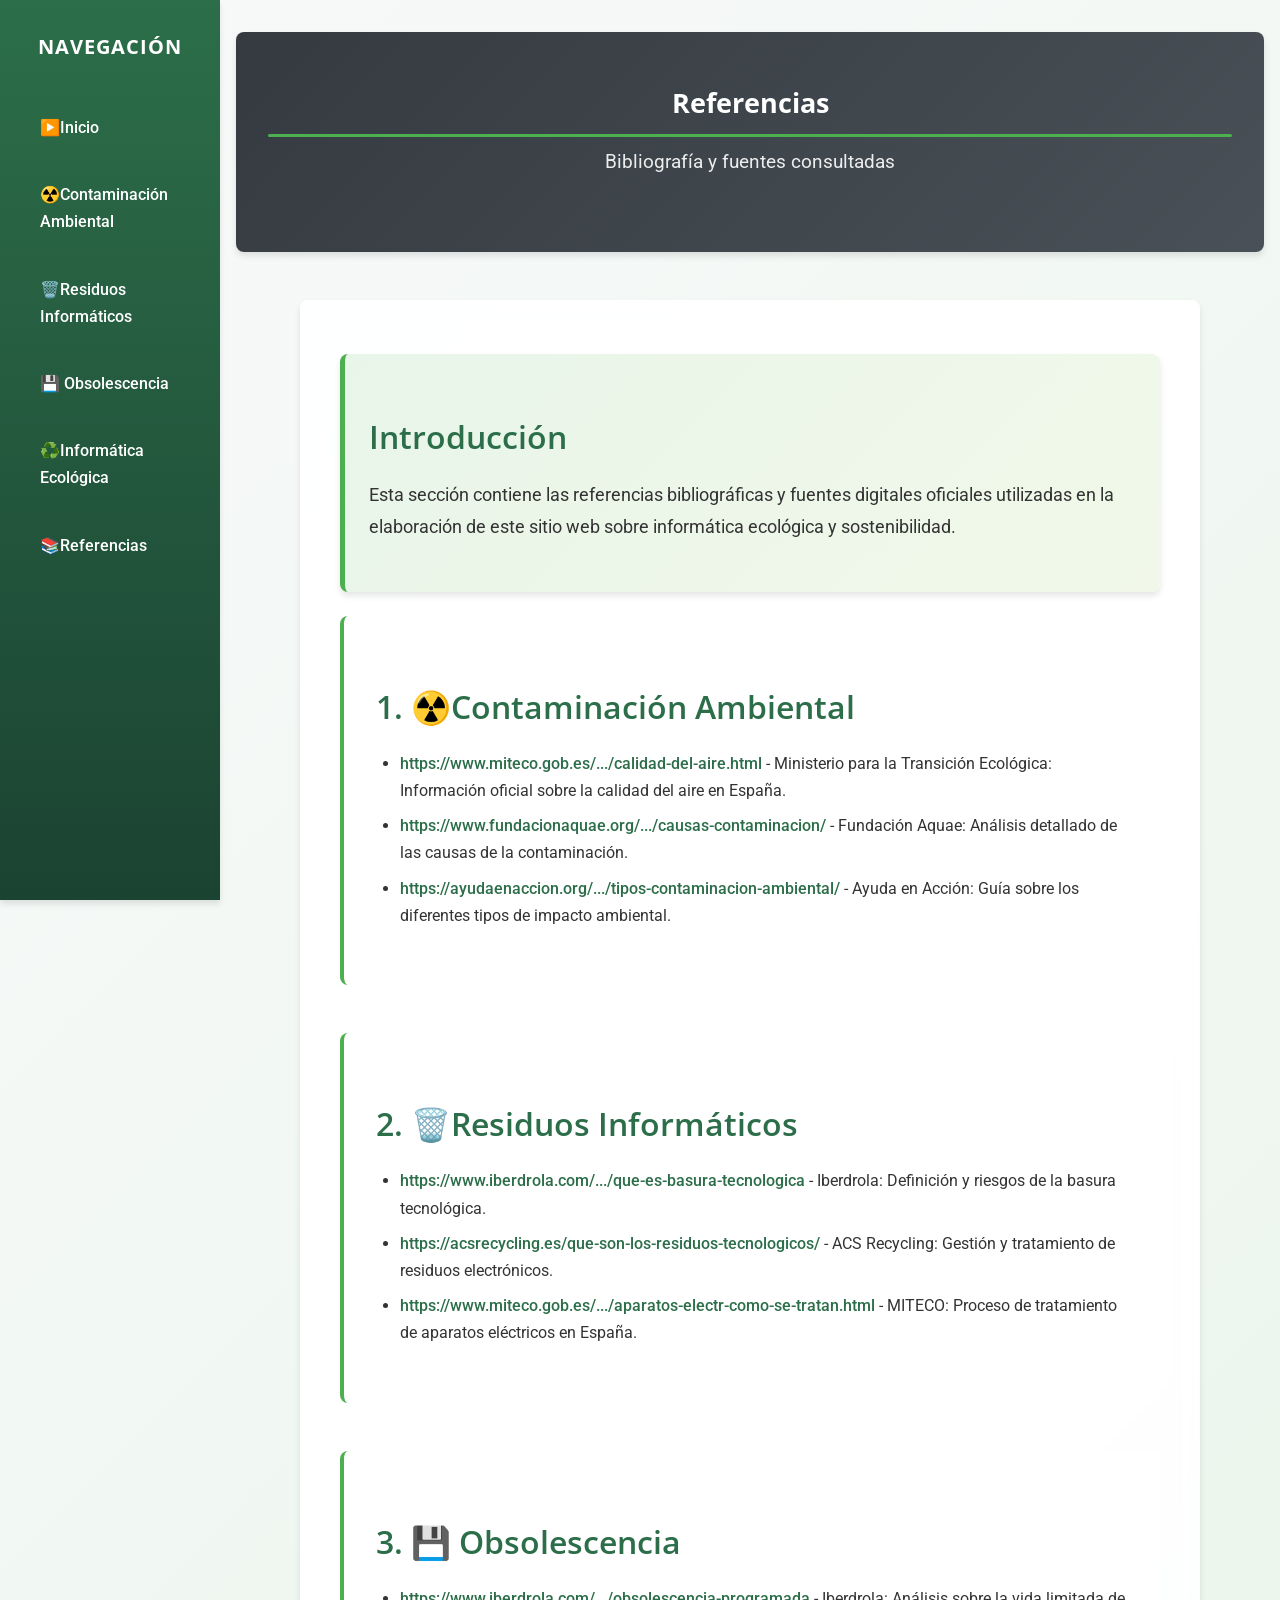
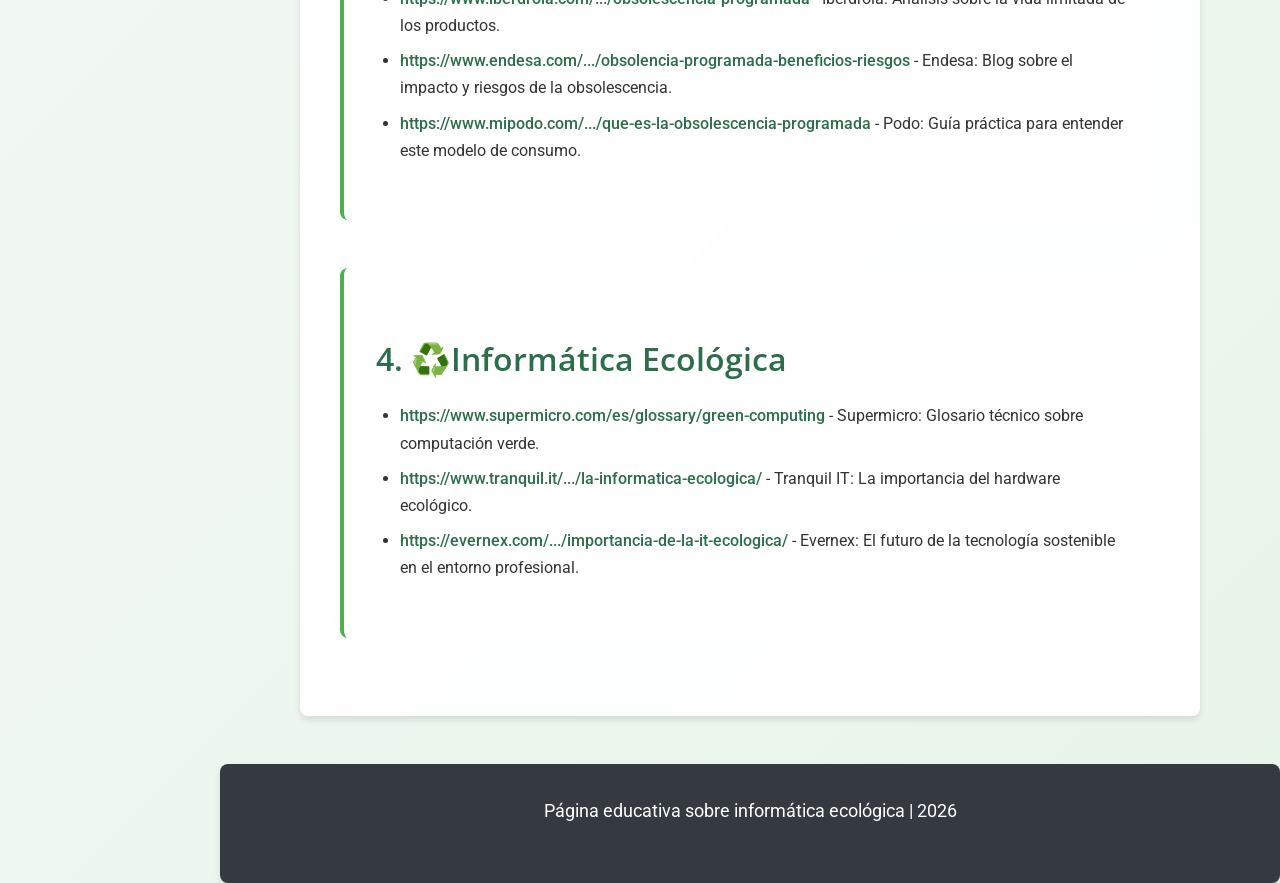
<file: referencias.html>
<!DOCTYPE html>
<html lang="es">

<head>
    <meta charset="UTF-8">
    <title>Referencias</title>
    <meta name="viewport" content="width=device-width, initial-scale=1.0">
    <link rel="stylesheet" href="styles.css">
</head>

<body>
    <nav>
        <div class="nav-header">Navegación</div>
        <ul>
            <li><a href="index.html">▶️Inicio</a></li>
            <li><a href="contaminacion-ambiental.html">☢️Contaminación Ambiental</a></li>
            <li><a href="residuos-informaticos.html">🗑️Residuos Informáticos</a></li>
            <li><a href="obsolescencia-programada.html">💾 Obsolescencia</a></li>
            <li><a href="informatica-ecologica.html">♻️Informática Ecológica</a></li>
            <li><a href="referencias.html" class="active">📚Referencias</a></li>
        </ul>
    </nav>
    <header>
        <h1>Referencias</h1>
        <p>Bibliografía y fuentes consultadas</p>
    </header>

    <main>
        <section class="resumen">
            <h2>Introducción</h2>
            <p>
                Esta sección contiene las referencias bibliográficas y fuentes digitales oficiales utilizadas en la elaboración
                de este sitio web sobre informática ecológica y sostenibilidad.
            </p>
        </section>

        <section>
            <h2>1. ☢️Contaminación Ambiental</h2>
            <ul>
                <li><a href="https://www.miteco.gob.es/es/calidad-y-evaluacion-ambiental/temas/atmosfera-y-calidad-del-aire.html" target="_blank">https://www.miteco.gob.es/.../calidad-del-aire.html</a> - Ministerio para la Transición Ecológica: Información oficial sobre la calidad del aire en España.</li>
                <li><a href="https://www.fundacionaquae.org/wiki/causas-contaminacion-ambiental/" target="_blank">https://www.fundacionaquae.org/.../causas-contaminacion/</a> - Fundación Aquae: Análisis detallado de las causas de la contaminación.</li>
                <li><a href="https://ayudaenaccion.org/blog/sostenibilidad/tipos-contaminacion-ambiental/" target="_blank">https://ayudaenaccion.org/.../tipos-contaminacion-ambiental/</a> - Ayuda en Acción: Guía sobre los diferentes tipos de impacto ambiental.</li>
            </ul>
        </section>

        <section>
            <h2>2. 🗑️Residuos Informáticos</h2>
            <ul>
                <li><a href="https://www.iberdrola.com/sostenibilidad/que-es-basura-tecnologica" target="_blank">https://www.iberdrola.com/.../que-es-basura-tecnologica</a> - Iberdrola: Definición y riesgos de la basura tecnológica.</li>
                <li><a href="https://acsrecycling.es/que-son-los-residuos-tecnologicos/" target="_blank">https://acsrecycling.es/que-son-los-residuos-tecnologicos/</a> - ACS Recycling: Gestión y tratamiento de residuos electrónicos.</li>
                <li><a href="https://www.miteco.gob.es/es/calidad-y-evaluacion-ambiental/temas/prevencion-y-gestion-residuos/flujos/domesticos/fracciones/aparatos_electr/electricos-y-electronicos-como-se-tratan.html" target="_blank">https://www.miteco.gob.es/.../aparatos-electr-como-se-tratan.html</a> - MITECO: Proceso de tratamiento de aparatos eléctricos en España.</li>
            </ul>
        </section>

        <section>
            <h2>3. 💾 Obsolescencia</h2>
            <ul>
                <li><a href="https://www.iberdrola.com/sostenibilidad/obsolescencia-programada" target="_blank">https://www.iberdrola.com/.../obsolescencia-programada</a> - Iberdrola: Análisis sobre la vida limitada de los productos.</li>
                <li><a href="https://www.endesa.com/es/blog/blog-de-endesa/consejos-de-ahorro/obsolencia-programada-beneficios-y-riesgos" target="_blank">https://www.endesa.com/.../obsolencia-programada-beneficios-riesgos</a> - Endesa: Blog sobre el impacto y riesgos de la obsolescencia.</li>
                <li><a href="https://www.mipodo.com/blog/que-es-la-obsolescencia-programada" target="_blank">https://www.mipodo.com/.../que-es-la-obsolescencia-programada</a> - Podo: Guía práctica para entender este modelo de consumo.</li>
            </ul>
        </section>

        <section>
            <h2>4. ♻️Informática Ecológica</h2>
            <ul>
                <li><a href="https://www.supermicro.com/es/glossary/green-computing" target="_blank">https://www.supermicro.com/es/glossary/green-computing</a> - Supermicro: Glosario técnico sobre computación verde.</li>
                <li><a href="https://www.tranquil.it/es/tranquil-it-y-la-informatica-ecologica/" target="_blank">https://www.tranquil.it/.../la-informatica-ecologica/</a> - Tranquil IT: La importancia del hardware ecológico.</li>
                <li><a href="https://evernex.com/es/blog-es/la-creciente-importancia-de-la-it-ecologica/" target="_blank">https://evernex.com/.../importancia-de-la-it-ecologica/</a> - Evernex: El futuro de la tecnología sostenible en el entorno profesional.</li>
            </ul>
        </section>
    </main>
    <footer>
        <p>Página educativa sobre informática ecológica | 2026</p>
    </footer>
</body>

</html>
</file>
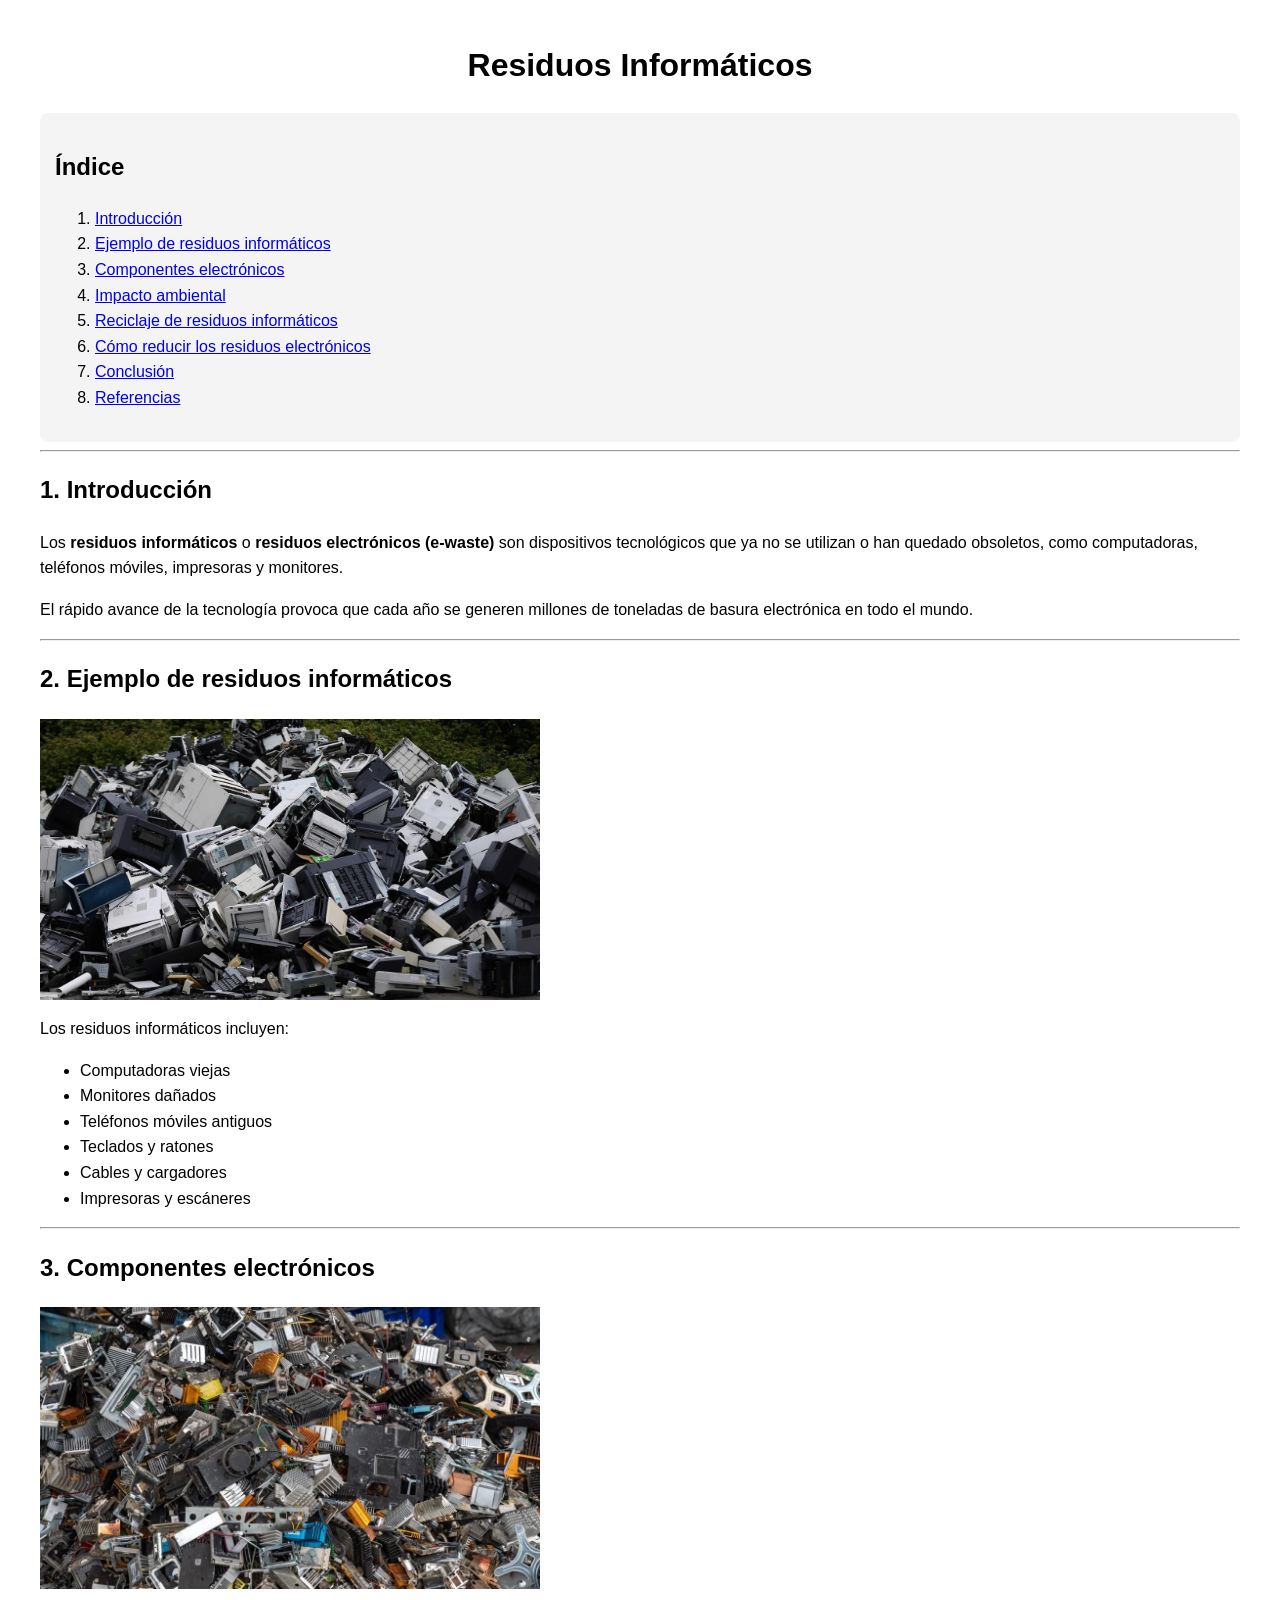
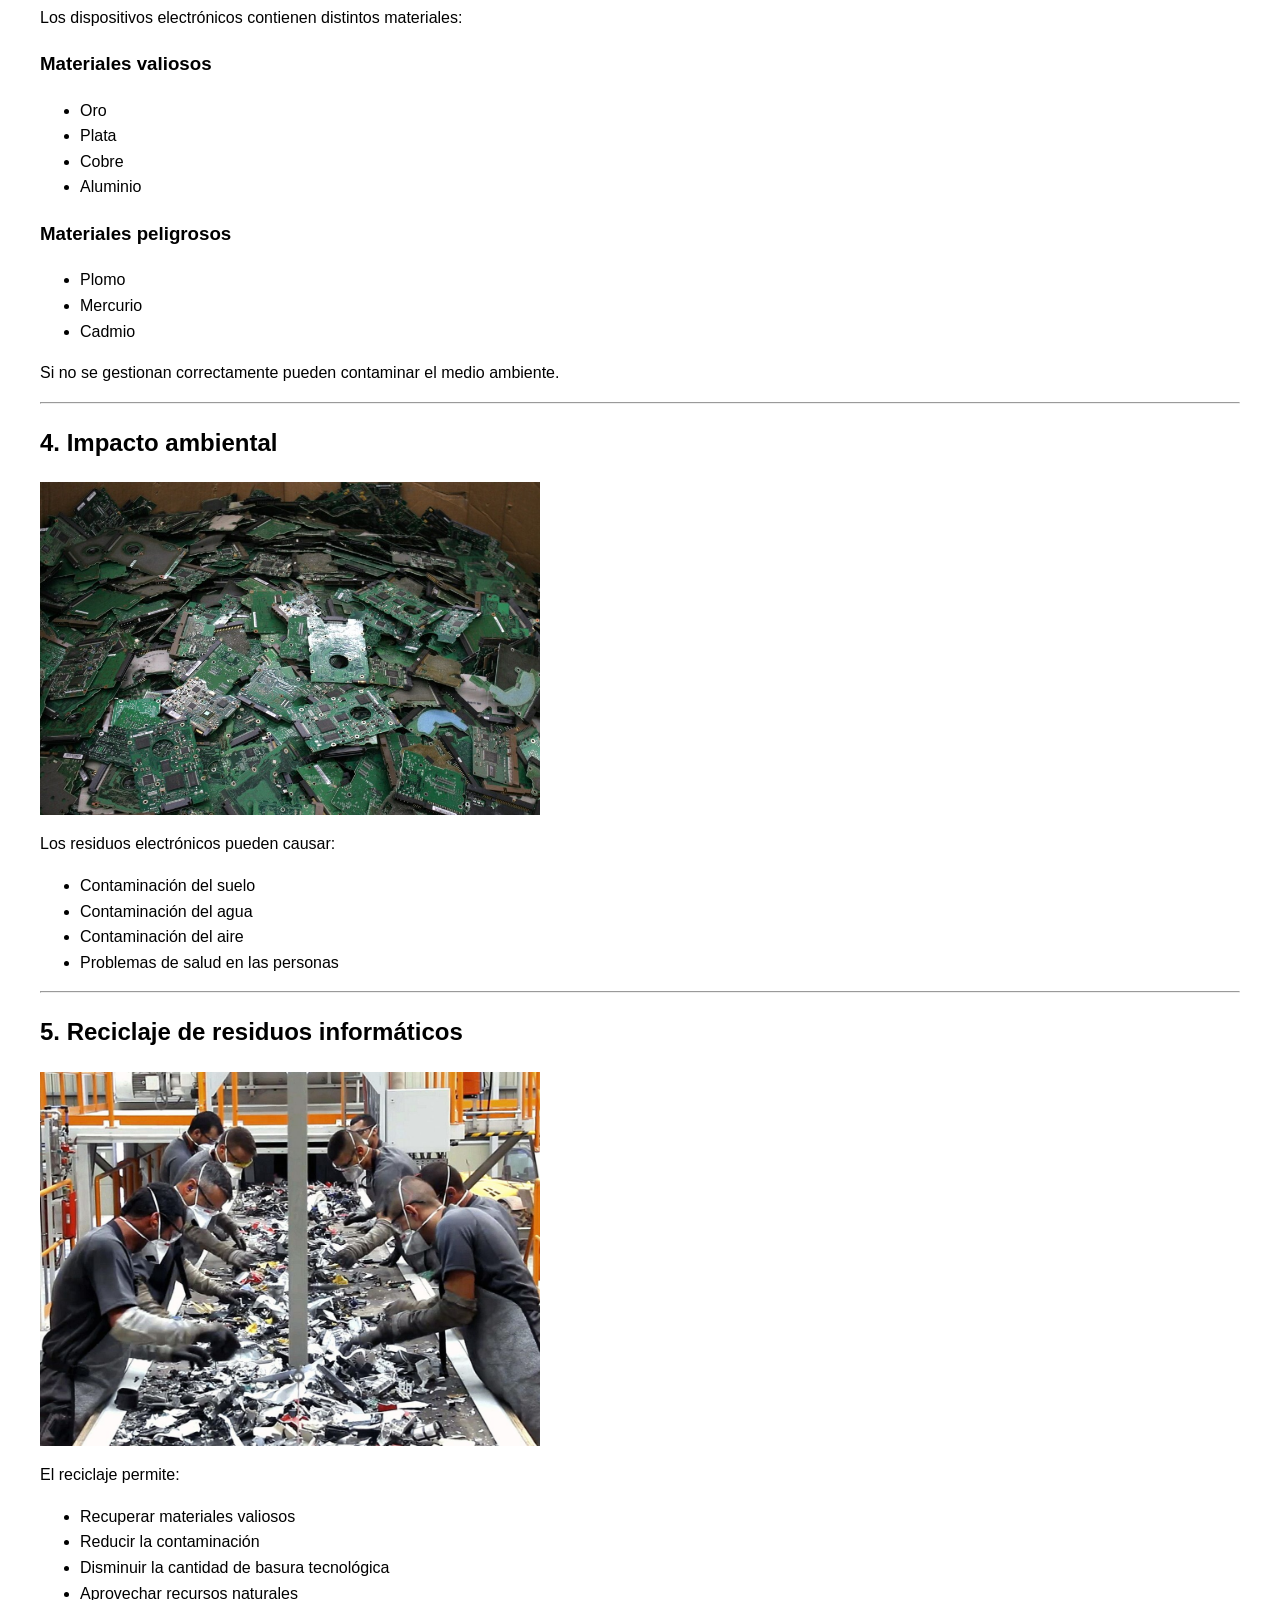
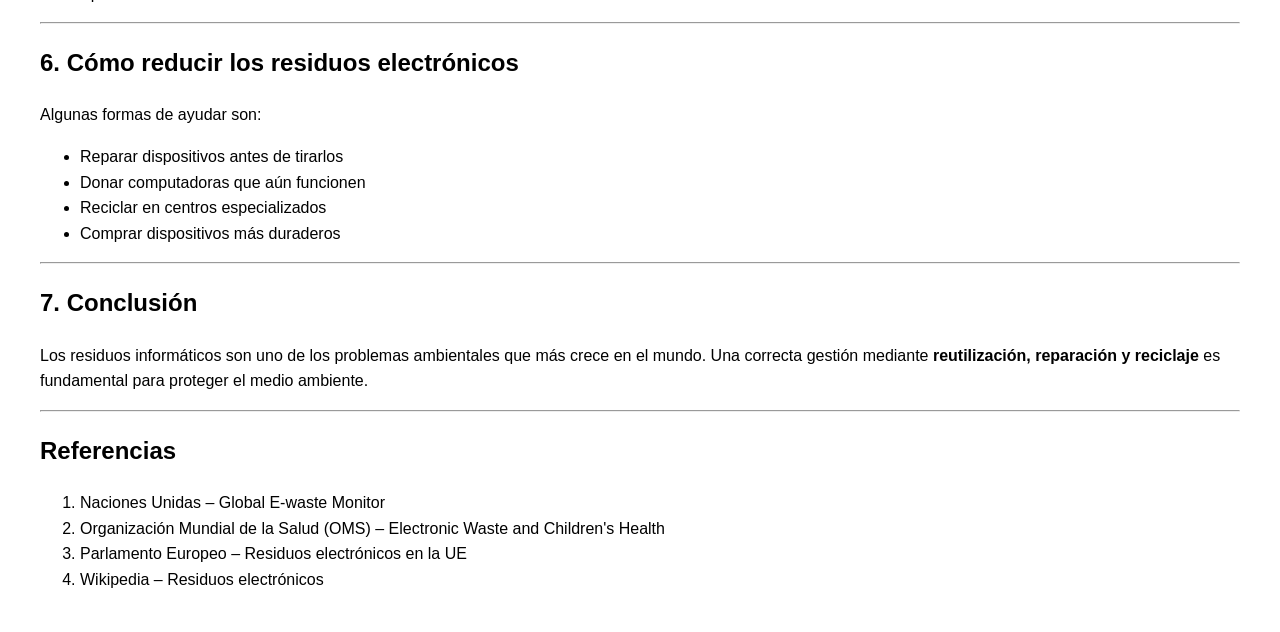
<file: Residuos Informaticos.html>
<!DOCTYPE html>
<html lang="es">
<head>
<meta charset="UTF-8">
<title>Residuos Informáticos</title>

<style>
body{
    font-family: Arial, sans-serif;
    margin: 40px;
    line-height: 1.6;
}

h1{
    text-align:center;
}

img{
    max-width:500px;
    display:block;
    margin:15px 0;
}

.indice{
    background:#f4f4f4;
    padding:15px;
    border-radius:8px;
}

</style>

</head>
<body>

<h1>Residuos Informáticos</h1>

<div class="indice">
<h2>Índice</h2>
<ol>
<li><a href="#introduccion">Introducción</a></li>
<li><a href="#ejemplos">Ejemplo de residuos informáticos</a></li>
<li><a href="#componentes">Componentes electrónicos</a></li>
<li><a href="#impacto">Impacto ambiental</a></li>
<li><a href="#reciclaje">Reciclaje de residuos informáticos</a></li>
<li><a href="#reducir">Cómo reducir los residuos electrónicos</a></li>
<li><a href="#conclusion">Conclusión</a></li>
<li><a href="#referencias">Referencias</a></li>
</ol>
</div>

<hr>

<h2 id="introduccion">1. Introducción</h2>

<p>
Los <strong>residuos informáticos</strong> o <strong>residuos electrónicos (e-waste)</strong>
son dispositivos tecnológicos que ya no se utilizan o han quedado obsoletos,
como computadoras, teléfonos móviles, impresoras y monitores.
</p>

<p>
El rápido avance de la tecnología provoca que cada año se generen millones
de toneladas de basura electrónica en todo el mundo.
</p>

<hr>

<h2 id="ejemplos">2. Ejemplo de residuos informáticos</h2>

<img src="imagenes/residuos1.jpeg" alt="Residuos electrónicos">

<p>Los residuos informáticos incluyen:</p>

<ul>
<li>Computadoras viejas</li>
<li>Monitores dañados</li>
<li>Teléfonos móviles antiguos</li>
<li>Teclados y ratones</li>
<li>Cables y cargadores</li>
<li>Impresoras y escáneres</li>
</ul>

<hr>

<h2 id="componentes">3. Componentes electrónicos</h2>

<img src="imagenes/residuos2.jpg" alt="Placas electrónicas">

<p>Los dispositivos electrónicos contienen distintos materiales:</p>

<h3>Materiales valiosos</h3>
<ul>
<li>Oro</li>
<li>Plata</li>
<li>Cobre</li>
<li>Aluminio</li>
</ul>

<h3>Materiales peligrosos</h3>
<ul>
<li>Plomo</li>
<li>Mercurio</li>
<li>Cadmio</li>
</ul>

<p>
Si no se gestionan correctamente pueden contaminar el medio ambiente.
</p>

<hr>

<h2 id="impacto">4. Impacto ambiental</h2>

<img src="imagenes/residuos3.jpeg" alt="Montaña de residuos electrónicos">

<p>Los residuos electrónicos pueden causar:</p>

<ul>
<li>Contaminación del suelo</li>
<li>Contaminación del agua</li>
<li>Contaminación del aire</li>
<li>Problemas de salud en las personas</li>
</ul>

<hr>

<h2 id="reciclaje">5. Reciclaje de residuos informáticos</h2>

<img src="imagenes/trabajadores.jpg" alt="Reciclaje electrónico">

<p>El reciclaje permite:</p>

<ul>
<li>Recuperar materiales valiosos</li>
<li>Reducir la contaminación</li>
<li>Disminuir la cantidad de basura tecnológica</li>
<li>Aprovechar recursos naturales</li>
</ul>

<hr>

<h2 id="reducir">6. Cómo reducir los residuos electrónicos</h2>

<p>Algunas formas de ayudar son:</p>

<ul>
<li>Reparar dispositivos antes de tirarlos</li>
<li>Donar computadoras que aún funcionen</li>
<li>Reciclar en centros especializados</li>
<li>Comprar dispositivos más duraderos</li>
</ul>

<hr>

<h2 id="conclusion">7. Conclusión</h2>

<p>
Los residuos informáticos son uno de los problemas ambientales que más crece
en el mundo. Una correcta gestión mediante <strong>reutilización,
reparación y reciclaje</strong> es fundamental para proteger el medio
ambiente.
</p>

<hr>

<h2 id="referencias">Referencias</h2>

<ol>
<li>Naciones Unidas – Global E-waste Monitor</li>
<li>Organización Mundial de la Salud (OMS) – Electronic Waste and Children's Health</li>
<li>Parlamento Europeo – Residuos electrónicos en la UE</li>
<li>Wikipedia – Residuos electrónicos</li>
</ol>

</body>
</html>
</file>
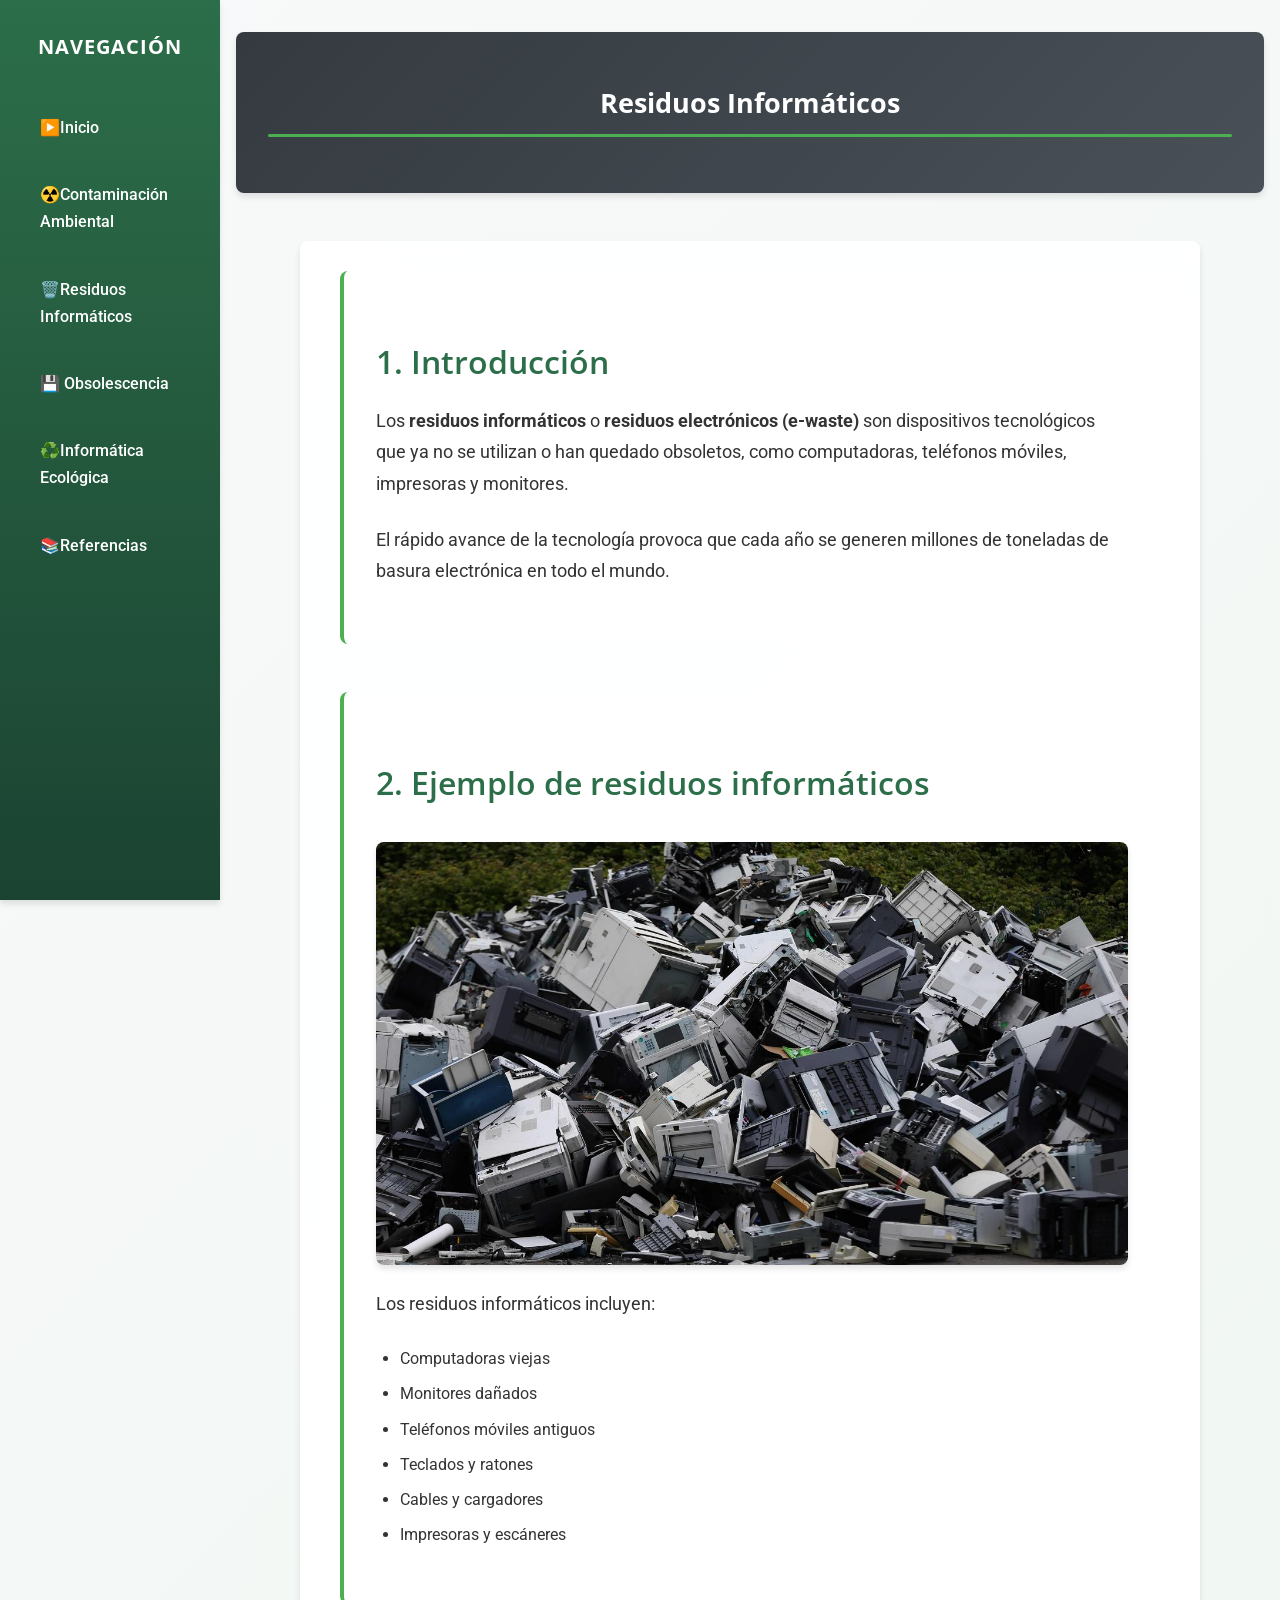
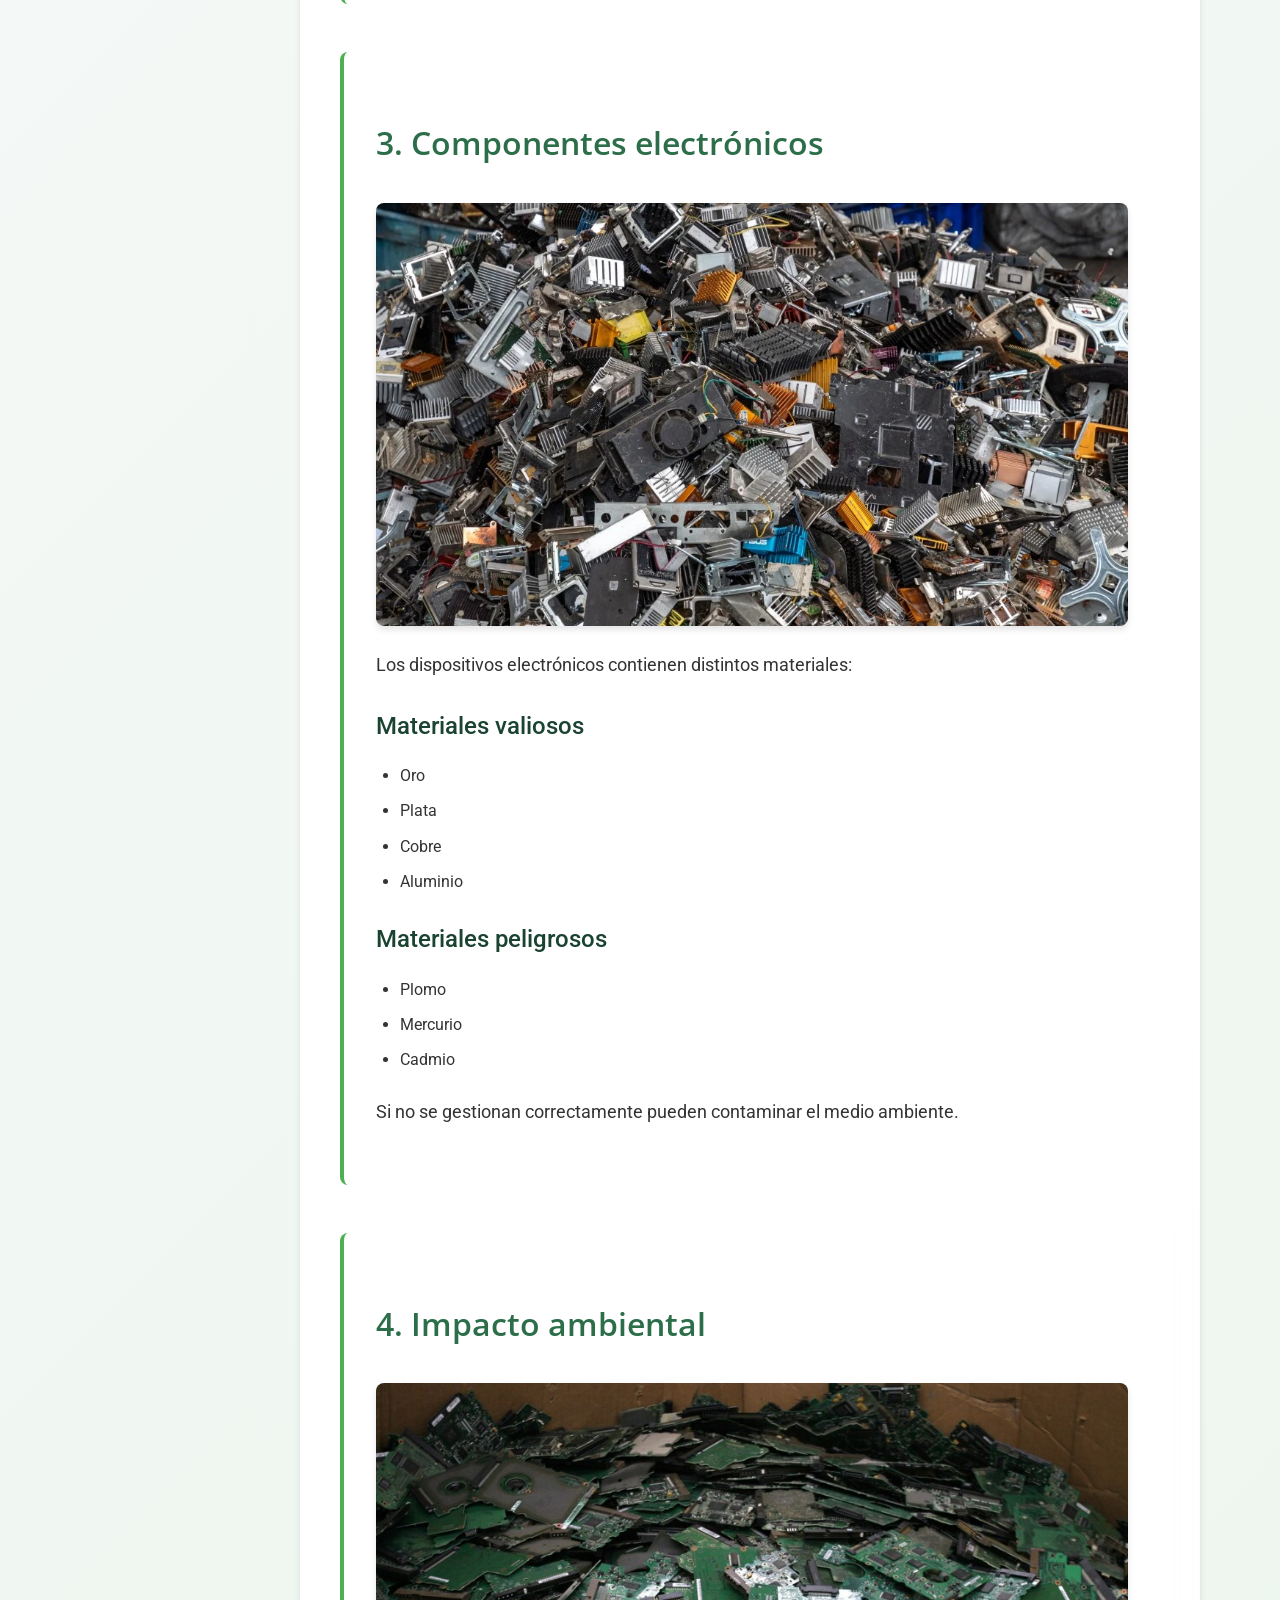
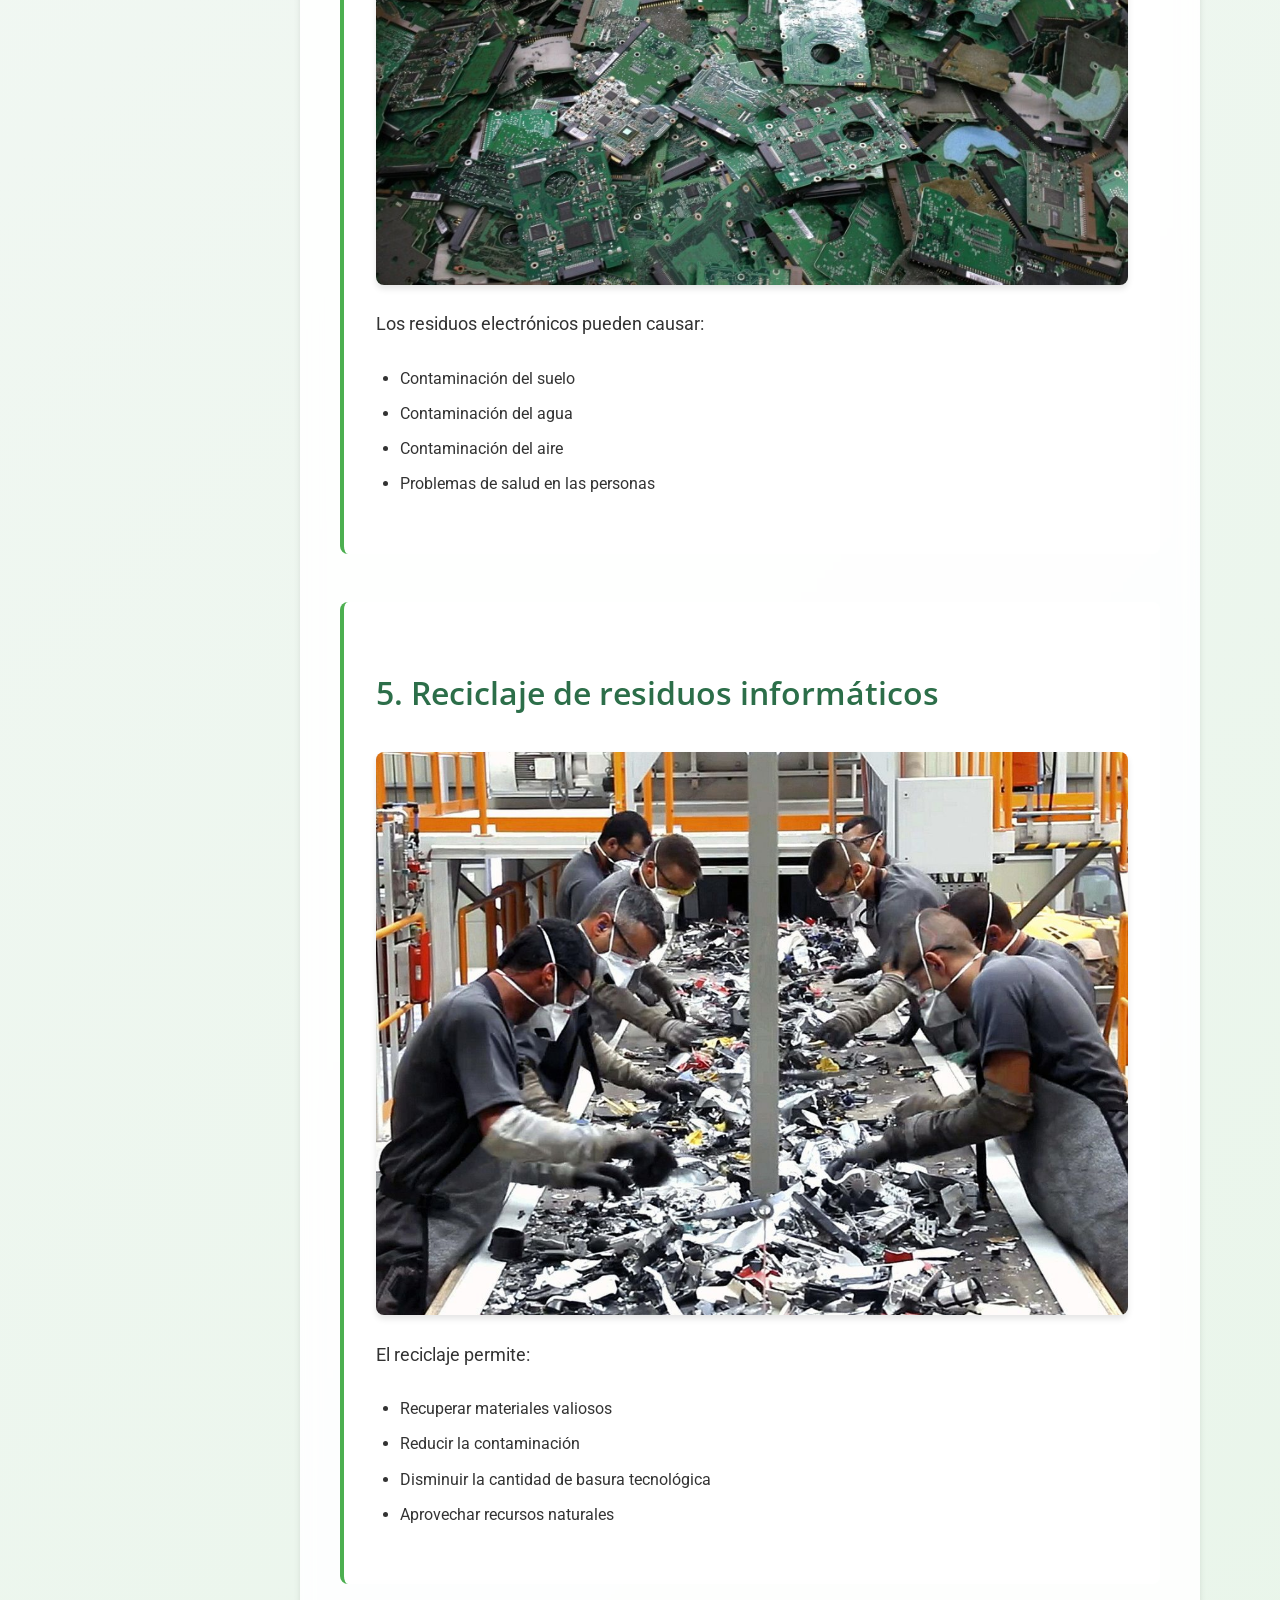
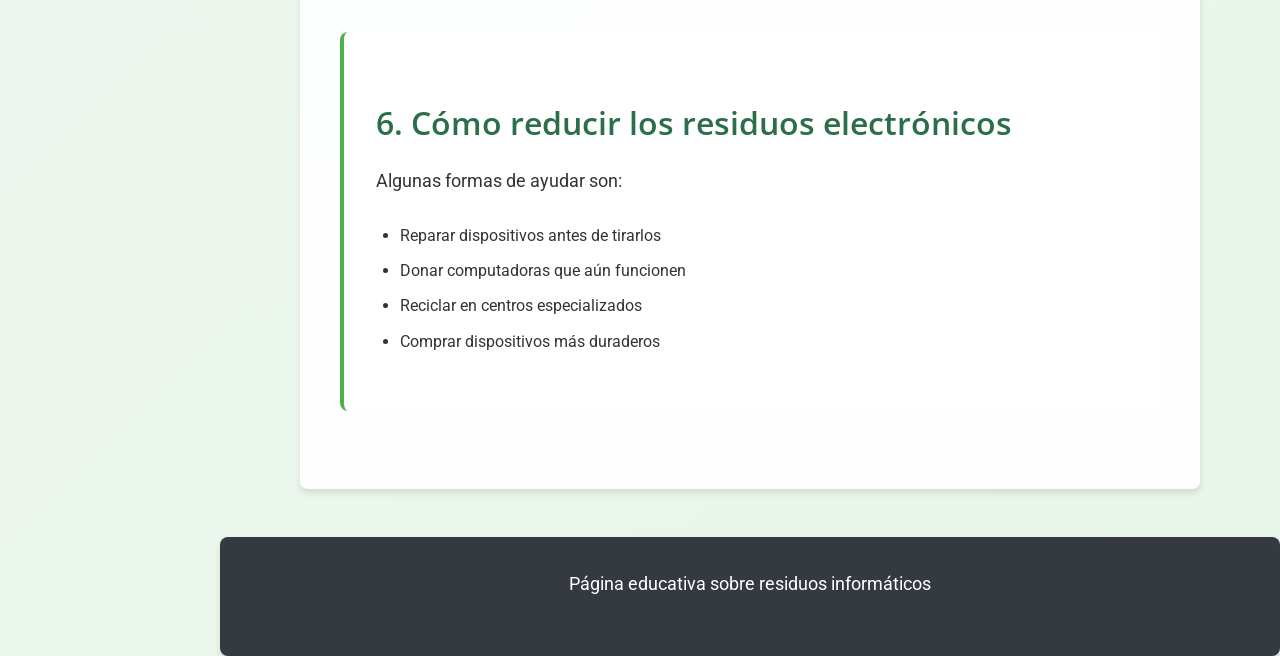
<file: residuos-informaticos.html>
<!DOCTYPE html>
<html lang="es">

<head>
    <meta charset="UTF-8">
    <title>Residuos Informáticos</title>
    <link rel="stylesheet" href="styles.css">
</head>

<body>

    <nav>
        <div class="nav-header">Navegación</div>
        <ul>
            <li><a href="index.html">▶️Inicio</a></li>
            <li><a href="contaminacion-ambiental.html">☢️Contaminación Ambiental</a></li>
            <li><a href="residuos-informaticos.html">🗑️Residuos Informáticos</a></li>
            <li><a href="obsolescencia-programada.html">💾 Obsolescencia</a></li>
            <li><a href="informatica-ecologica.html">♻️Informática Ecológica</a></li>
            <li><a href="referencias.html">📚Referencias</a></li>
        </ul>
    </nav>

    <header>
        <h1>Residuos Informáticos</h1>
    </header>

    <main>
        <section>
            <h2 id="introduccion">1. Introducción</h2>

            <p>
                Los <strong>residuos informáticos</strong> o <strong>residuos electrónicos (e-waste)</strong>
                son dispositivos tecnológicos que ya no se utilizan o han quedado obsoletos,
                como computadoras, teléfonos móviles, impresoras y monitores.
            </p>

            <p>
                El rápido avance de la tecnología provoca que cada año se generen millones
                de toneladas de basura electrónica en todo el mundo.
            </p>
        </section>

        <section>
            <h2 id="ejemplos">2. Ejemplo de residuos informáticos</h2>

            <img src="imagenes/residuos1.jpeg" alt="Residuos electrónicos">

            <p>Los residuos informáticos incluyen:</p>

            <ul>
                <li>Computadoras viejas</li>
                <li>Monitores dañados</li>
                <li>Teléfonos móviles antiguos</li>
                <li>Teclados y ratones</li>
                <li>Cables y cargadores</li>
                <li>Impresoras y escáneres</li>
            </ul>
        </section>

        <section>
            <h2 id="componentes">3. Componentes electrónicos</h2>

            <img src="imagenes/residuos2.jpg" alt="Placas electrónicas">

            <p>Los dispositivos electrónicos contienen distintos materiales:</p>

            <h3>Materiales valiosos</h3>
            <ul>
                <li>Oro</li>
                <li>Plata</li>
                <li>Cobre</li>
                <li>Aluminio</li>
            </ul>

            <h3>Materiales peligrosos</h3>
            <ul>
                <li>Plomo</li>
                <li>Mercurio</li>
                <li>Cadmio</li>
            </ul>

            <p>
                Si no se gestionan correctamente pueden contaminar el medio ambiente.
            </p>
        </section>

        <section>
            <h2 id="impacto">4. Impacto ambiental</h2>

            <img src="imagenes/residuos3.jpeg" alt="Montaña de residuos electrónicos">

            <p>Los residuos electrónicos pueden causar:</p>

            <ul>
                <li>Contaminación del suelo</li>
                <li>Contaminación del agua</li>
                <li>Contaminación del aire</li>
                <li>Problemas de salud en las personas</li>
            </ul>
        </section>

        <section>
            <h2 id="reciclaje">5. Reciclaje de residuos informáticos</h2>

            <img src="imagenes/trabajadores.jpg" alt="Reciclaje electrónico">

            <p>El reciclaje permite:</p>

            <ul>
                <li>Recuperar materiales valiosos</li>
                <li>Reducir la contaminación</li>
                <li>Disminuir la cantidad de basura tecnológica</li>
                <li>Aprovechar recursos naturales</li>
            </ul>
        </section>

        <section>
            <h2 id="reducir">6. Cómo reducir los residuos electrónicos</h2>

            <p>Algunas formas de ayudar son:</p>

            <ul>
                <li>Reparar dispositivos antes de tirarlos</li>
                <li>Donar computadoras que aún funcionen</li>
                <li>Reciclar en centros especializados</li>
                <li>Comprar dispositivos más duraderos</li>
            </ul>
        </section>

    </main>

    <footer>
        <p>Página educativa sobre residuos informáticos</p>
    </footer>

</body>

</html>
</file>
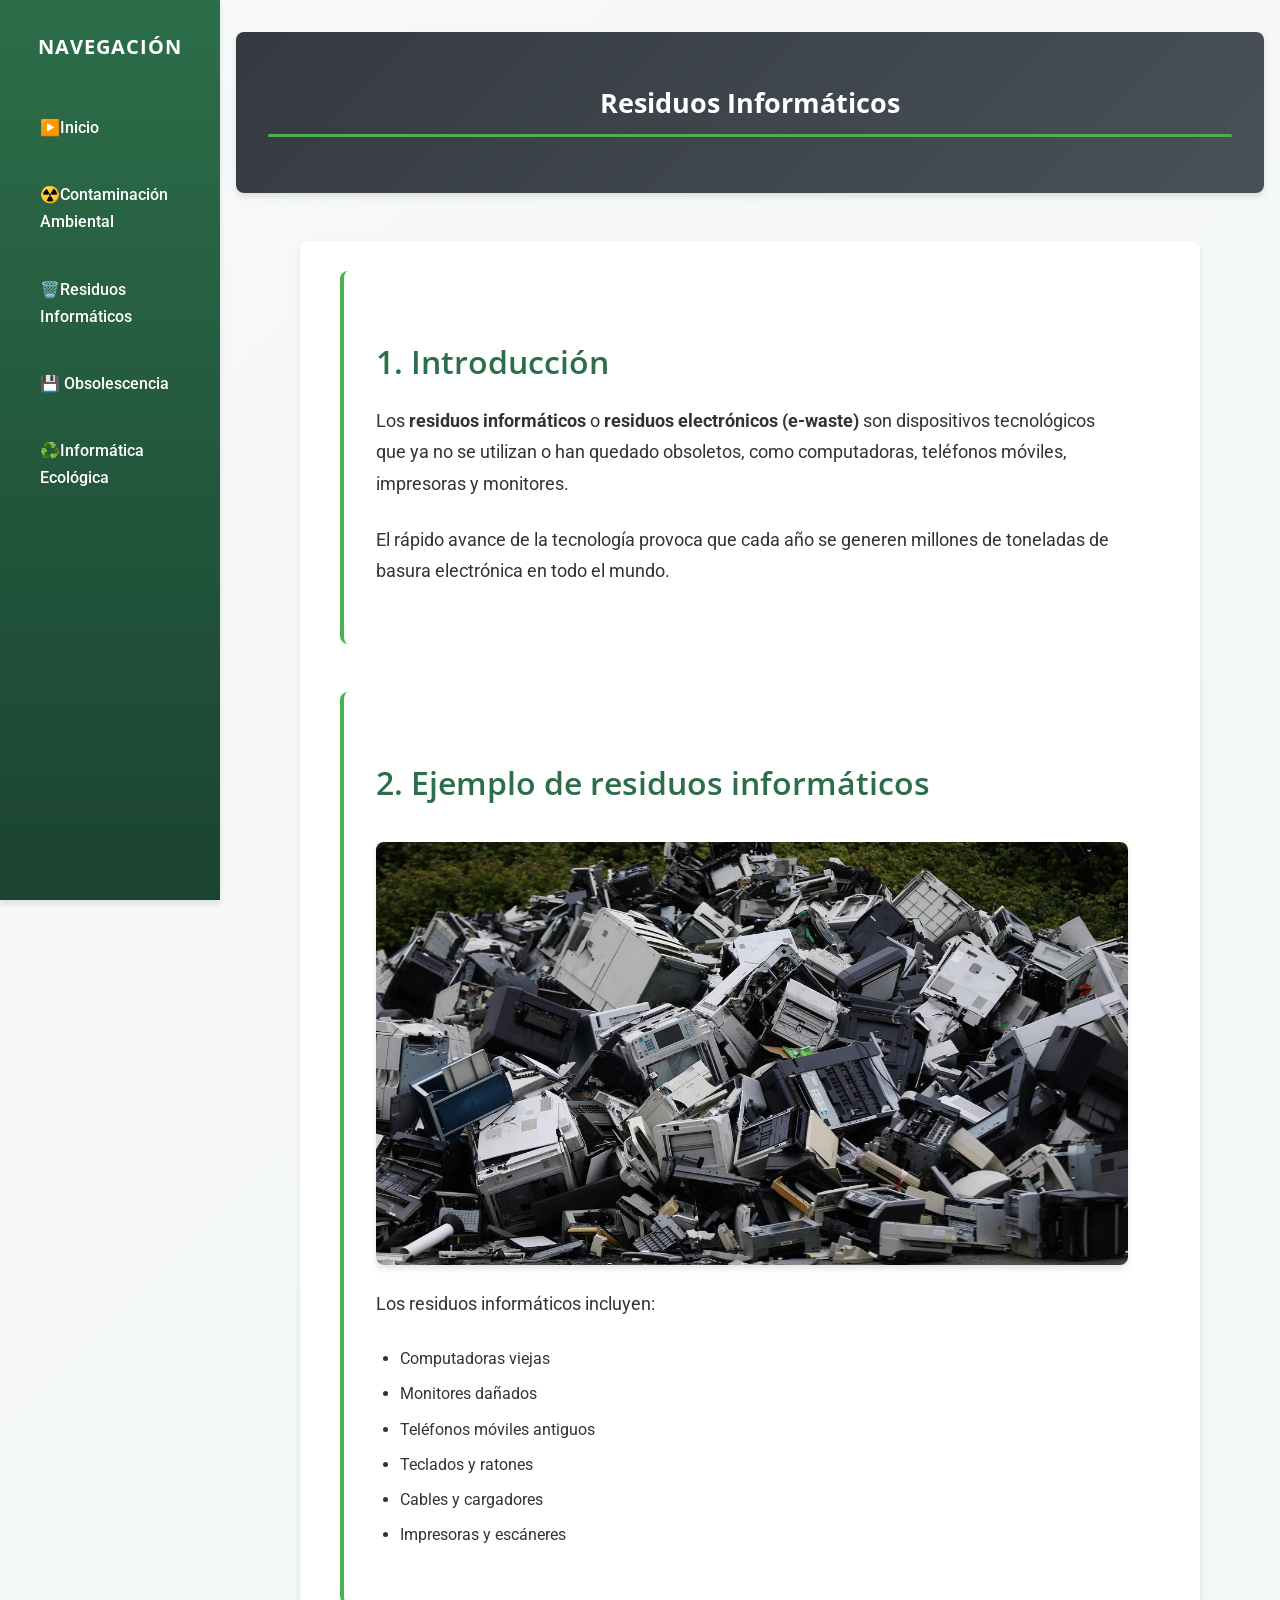
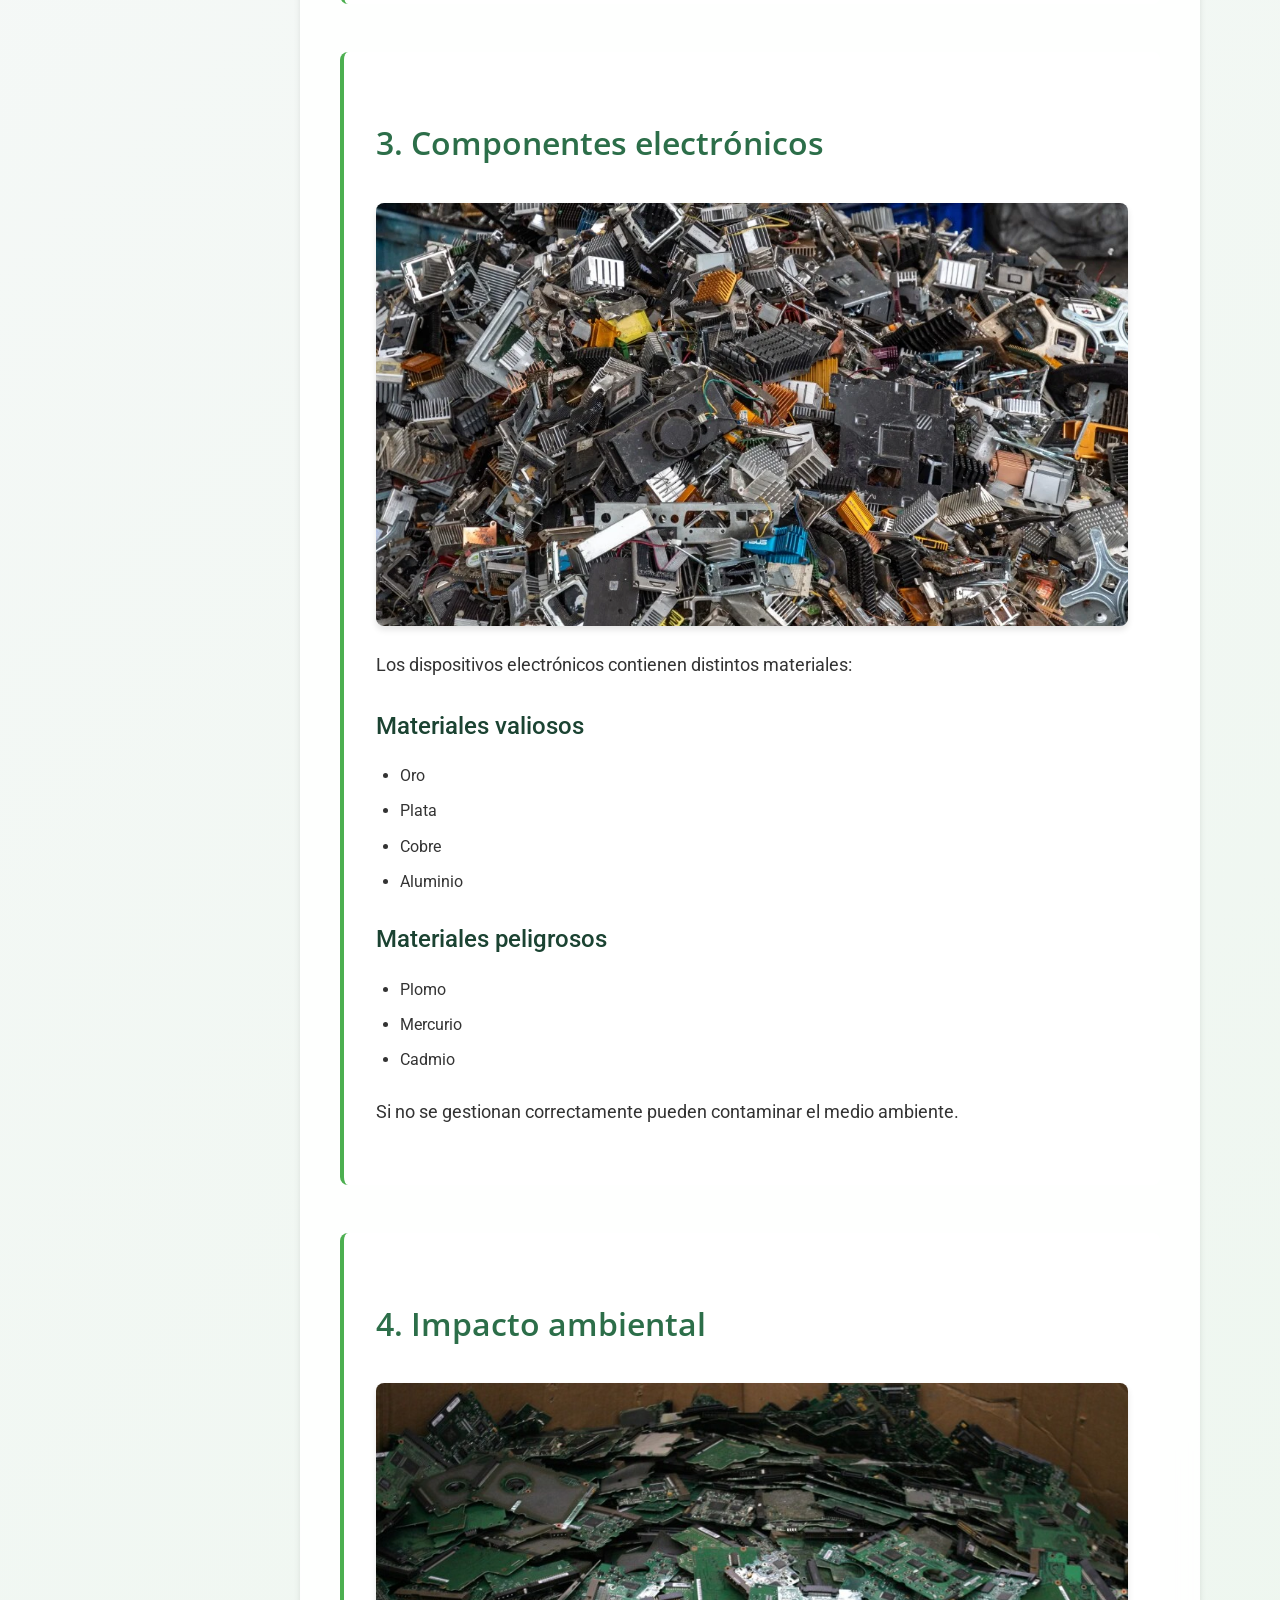
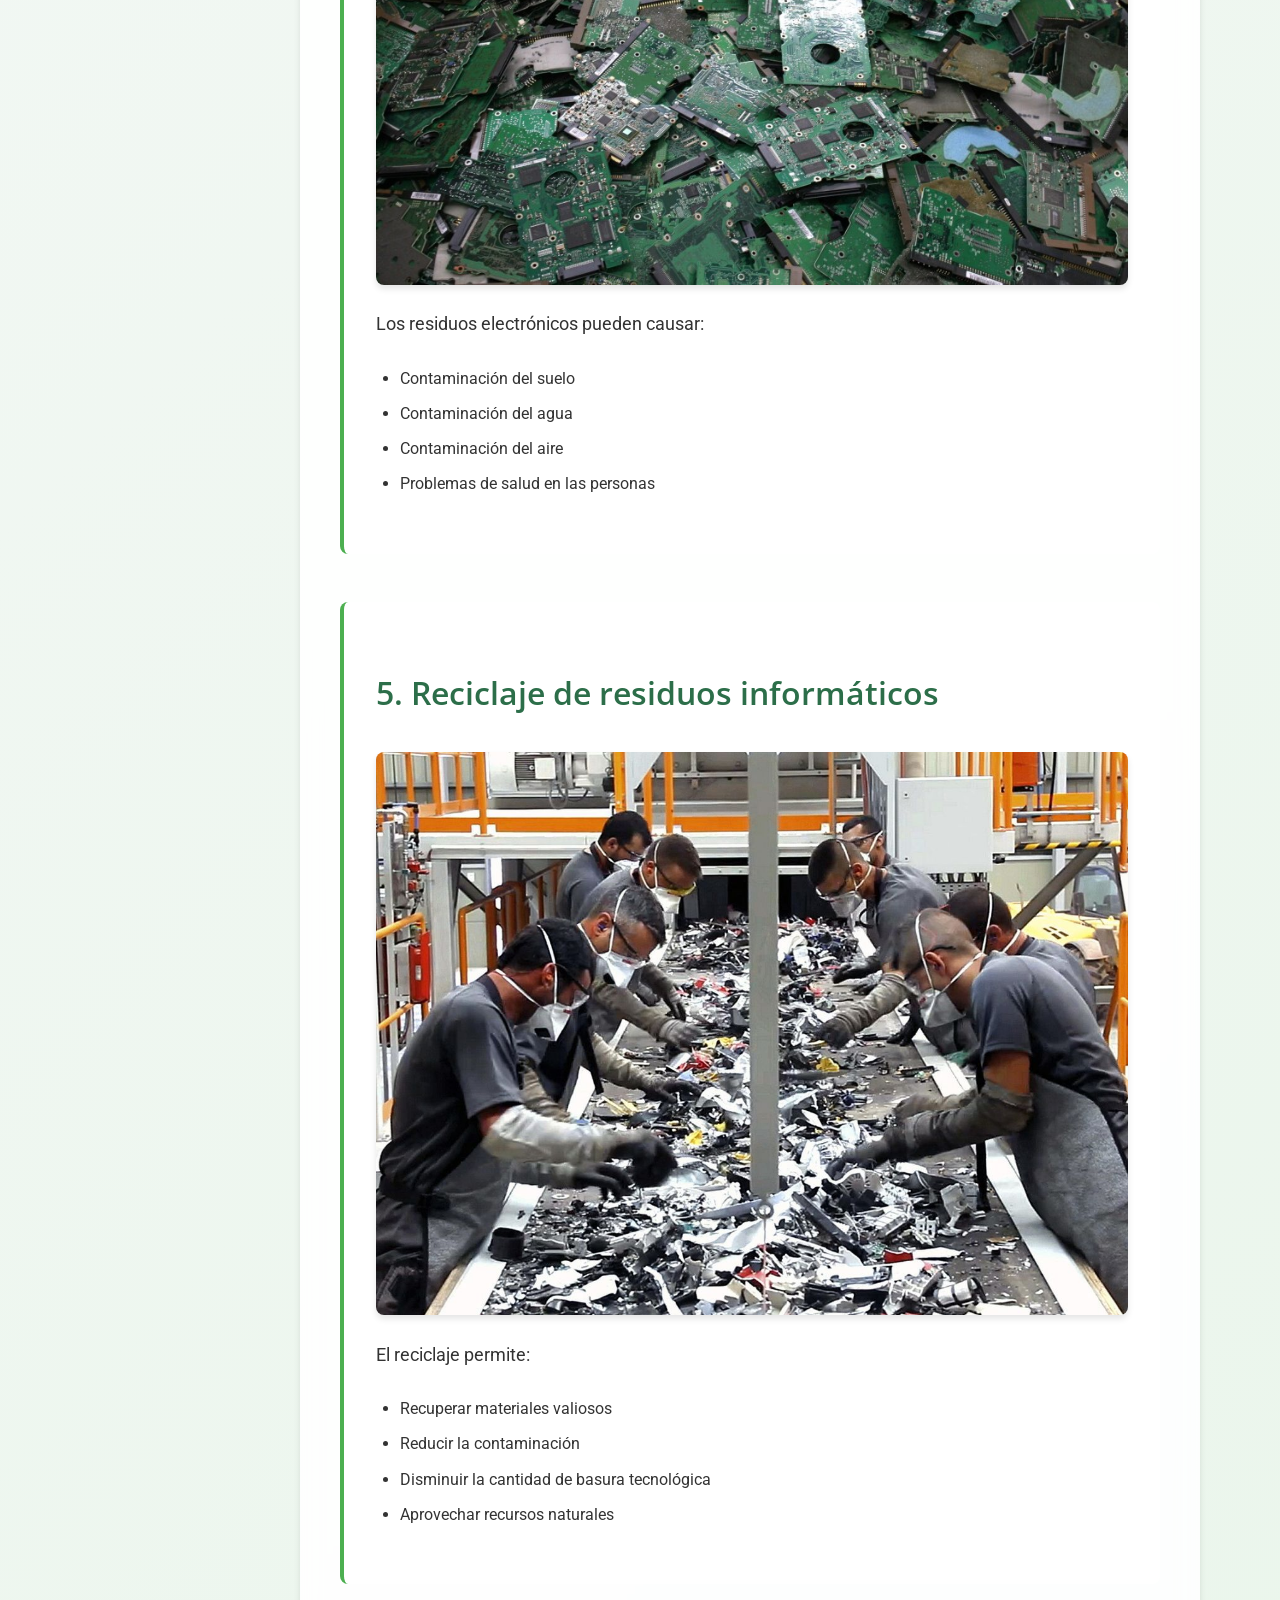
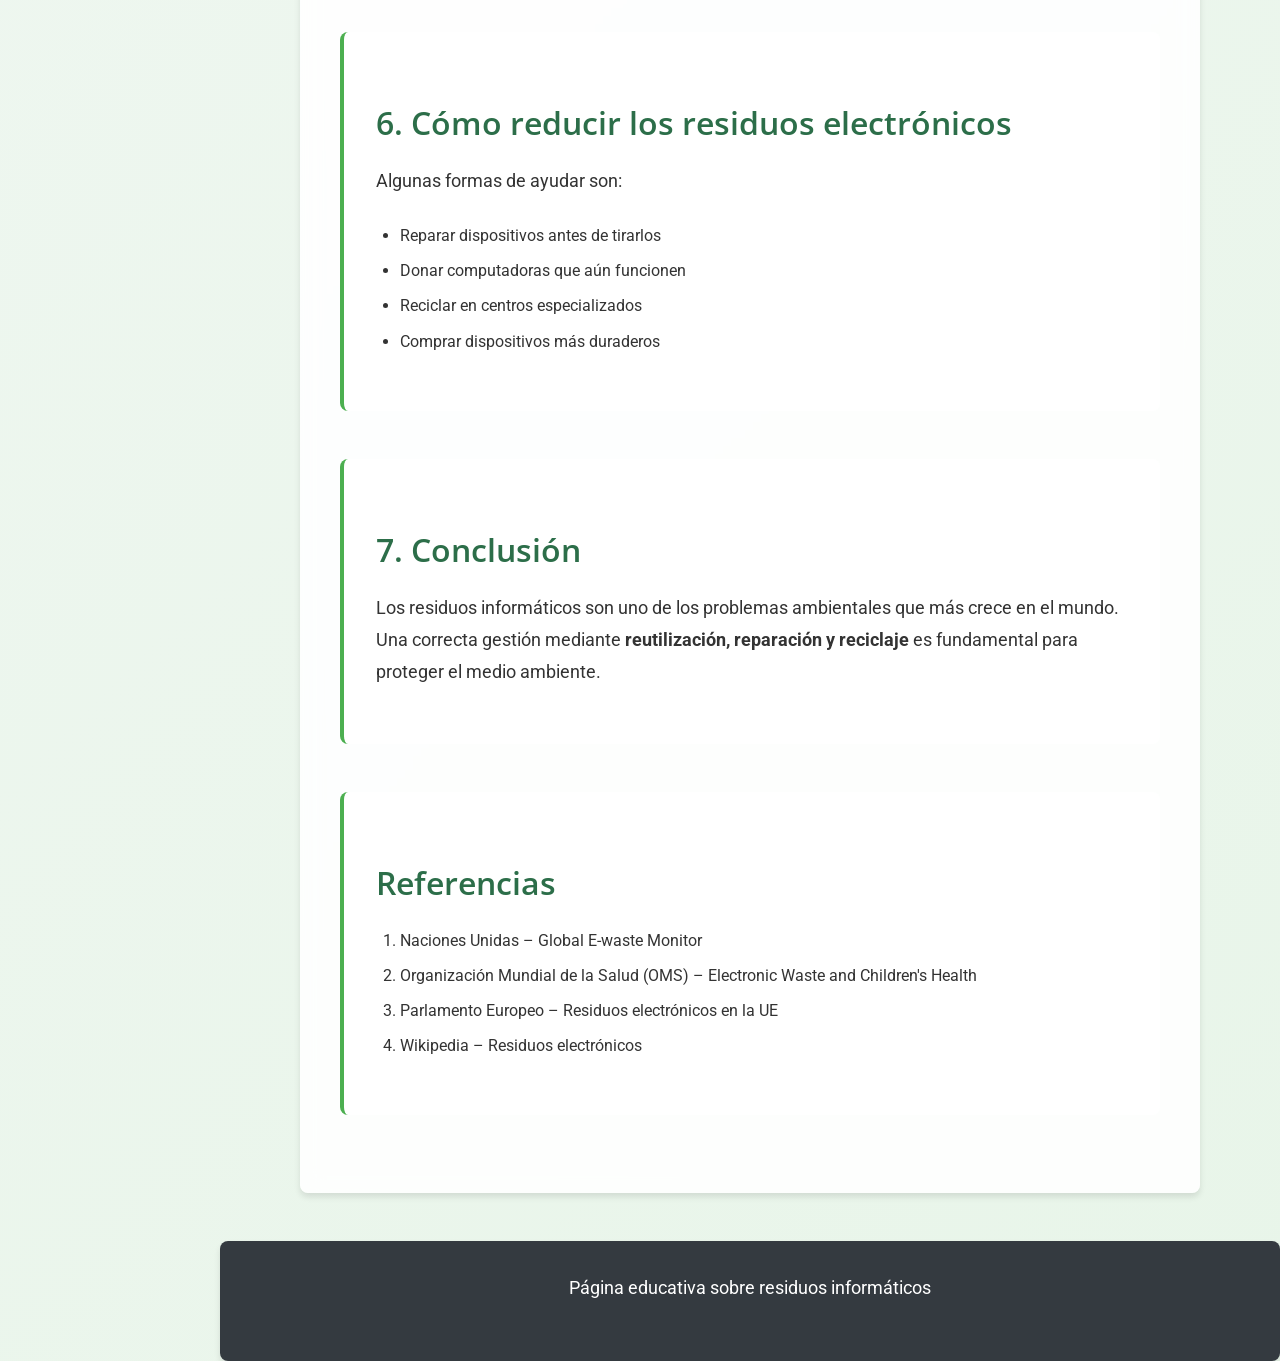
<file: residuos_informaticos.html>
<!DOCTYPE html>
<html lang="es">

<head>
    <meta charset="UTF-8">
    <title>Residuos Informáticos</title>
    <link rel="stylesheet" href="styles.css">
</head>

<body>

    <nav>
        <div class="nav-header">Navegación</div>
        <ul>
            <li><a href="index.html">▶️Inicio</a></li>
            <li><a href="contaminacion-ambiental.html">☢️Contaminación Ambiental</a></li>
            <li><a href="residuos_informaticos.html">🗑️Residuos Informáticos</a></li>
            <li><a href="obsolescencia-programada.html">💾 Obsolescencia</a></li>
            <li><a href="informatica-ecologica.html">♻️Informática Ecológica</a></li>
        </ul>
    </nav>

    <header>
        <h1>Residuos Informáticos</h1>
    </header>

    <main>
        <section>
            <h2 id="introduccion">1. Introducción</h2>

            <p>
                Los <strong>residuos informáticos</strong> o <strong>residuos electrónicos (e-waste)</strong>
                son dispositivos tecnológicos que ya no se utilizan o han quedado obsoletos,
                como computadoras, teléfonos móviles, impresoras y monitores.
            </p>

            <p>
                El rápido avance de la tecnología provoca que cada año se generen millones
                de toneladas de basura electrónica en todo el mundo.
            </p>
        </section>

        <section>
            <h2 id="ejemplos">2. Ejemplo de residuos informáticos</h2>

            <img src="imagenes/residuos1.jpeg" alt="Residuos electrónicos">

            <p>Los residuos informáticos incluyen:</p>

            <ul>
                <li>Computadoras viejas</li>
                <li>Monitores dañados</li>
                <li>Teléfonos móviles antiguos</li>
                <li>Teclados y ratones</li>
                <li>Cables y cargadores</li>
                <li>Impresoras y escáneres</li>
            </ul>
        </section>

        <section>
            <h2 id="componentes">3. Componentes electrónicos</h2>

            <img src="imagenes/residuos2.jpg" alt="Placas electrónicas">

            <p>Los dispositivos electrónicos contienen distintos materiales:</p>

            <h3>Materiales valiosos</h3>
            <ul>
                <li>Oro</li>
                <li>Plata</li>
                <li>Cobre</li>
                <li>Aluminio</li>
            </ul>

            <h3>Materiales peligrosos</h3>
            <ul>
                <li>Plomo</li>
                <li>Mercurio</li>
                <li>Cadmio</li>
            </ul>

            <p>
                Si no se gestionan correctamente pueden contaminar el medio ambiente.
            </p>
        </section>

        <section>
            <h2 id="impacto">4. Impacto ambiental</h2>

            <img src="imagenes/residuos3.jpeg" alt="Montaña de residuos electrónicos">

            <p>Los residuos electrónicos pueden causar:</p>

            <ul>
                <li>Contaminación del suelo</li>
                <li>Contaminación del agua</li>
                <li>Contaminación del aire</li>
                <li>Problemas de salud en las personas</li>
            </ul>
        </section>

        <section>
            <h2 id="reciclaje">5. Reciclaje de residuos informáticos</h2>

            <img src="imagenes/trabajadores.jpg" alt="Reciclaje electrónico">

            <p>El reciclaje permite:</p>

            <ul>
                <li>Recuperar materiales valiosos</li>
                <li>Reducir la contaminación</li>
                <li>Disminuir la cantidad de basura tecnológica</li>
                <li>Aprovechar recursos naturales</li>
            </ul>
        </section>

        <section>
            <h2 id="reducir">6. Cómo reducir los residuos electrónicos</h2>

            <p>Algunas formas de ayudar son:</p>

            <ul>
                <li>Reparar dispositivos antes de tirarlos</li>
                <li>Donar computadoras que aún funcionen</li>
                <li>Reciclar en centros especializados</li>
                <li>Comprar dispositivos más duraderos</li>
            </ul>
        </section>

        <section>
            <h2 id="conclusion">7. Conclusión</h2>

            <p>
                Los residuos informáticos son uno de los problemas ambientales que más crece
                en el mundo. Una correcta gestión mediante <strong>reutilización,
                    reparación y reciclaje</strong> es fundamental para proteger el medio
                ambiente.
            </p>
        </section>

        <section>
            <h2 id="referencias">Referencias</h2>

            <ol>
                <li>Naciones Unidas – Global E-waste Monitor</li>
                <li>Organización Mundial de la Salud (OMS) – Electronic Waste and Children's Health</li>
                <li>Parlamento Europeo – Residuos electrónicos en la UE</li>
                <li>Wikipedia – Residuos electrónicos</li>
            </ol>
        </section>
    </main>

    <footer>
        <p>Página educativa sobre residuos informáticos</p>
    </footer>

</body>

</html>
</file>
<file: styles.css>
@import url('https://fonts.googleapis.com/css2?family=Roboto:wght@300;400;500;700&family=Open+Sans:wght@300;400;600&display=swap');

:root {
    --primary-color: #2c6e49;
    --secondary-color: #1b4332;
    --accent-color: #4caf50;
    --light-bg: #f8f9fa;
    --dark-bg: #343a40;
    --text-color: #333;
    --light-text: #fff;
    --border-color: #e9ecef;
    --shadow: 0 4px 6px rgba(0, 0, 0, 0.1);
    --transition: all 0.3s ease;
    --border-radius: 8px;
    --nav-width: 220px;
    --font-primary: 'Roboto', sans-serif;
    --font-secondary: 'Open Sans', sans-serif;
}

* {
    margin: 0;
    padding: 0;
    box-sizing: border-box;
}

body {
    font-family: var(--font-primary);
    line-height: 1.7;
    color: var(--text-color);
    background: linear-gradient(135deg, var(--light-bg) 0%, #e8f5e9 100%);
    min-height: 100vh;
    margin-left: var(--nav-width);
    padding: 0;
    overflow-x: hidden;
}

nav {
    position: fixed;
    left: 0;
    top: 0;
    height: 100vh;
    width: var(--nav-width);
    background: linear-gradient(180deg, var(--primary-color) 0%, var(--secondary-color) 100%);
    padding: 30px 0;
    z-index: 1000;
    box-shadow: var(--shadow);
    display: flex;
    flex-direction: column;
    overflow-y: auto;
}

.nav-header {
    color: var(--light-text);
    text-align: center;
    font-size: 20px;
    margin-bottom: 30px;
    font-weight: 700;
    font-family: var(--font-secondary);
    text-transform: uppercase;
    letter-spacing: 1px;
}

nav ul {
    list-style: none;
    display: flex;
    flex-direction: column;
    width: 100%;
    padding: 0 20px;
    margin: 0;
}

nav li {
    margin: 8px 0;
}

nav a {
    display: block;
    color: var(--light-text);
    text-decoration: none;
    font-size: 16px;
    padding: 12px 20px;
    border-radius: var(--border-radius);
    transition: var(--transition);
    position: relative;
    overflow: hidden;
    font-weight: 500;
    text-align: left;
}

nav a::before {
    content: '';
    position: absolute;
    top: 0;
    left: -100%;
    width: 100%;
    height: 100%;
    background: linear-gradient(90deg, transparent, rgba(255,255,255,0.2), transparent);
    transition: left 0.5s;
}

nav a:hover::before {
    left: 100%;
}

nav a:hover {
    background: rgba(255, 255, 255, 0.1);
    transform: translateX(5px);
    box-shadow: 0 4px 8px rgba(0, 0, 0, 0.2);
}

main {
    max-width: 900px;
    margin: 0 auto;
    padding: 30px 40px;
    background: rgba(255, 255, 255, 0.9);
    border-radius: var(--border-radius);
    box-shadow: var(--shadow);
    margin-top: 20px;
    margin-bottom: 20px;
    backdrop-filter: blur(10px);
}

h1 {
    font-size: 1.7rem;
    font-weight: 700;
    color: var(--primary-color);
    margin-bottom: 1rem;
    font-family: var(--font-secondary);
    position: relative;
}

h1::after {
    content: '';
    display: block;
    width: 100%;
    height: 3px;
    background: var(--accent-color);
    margin: 8px 0;
    border-radius: 2px;
}

h2 {
    font-size: 2rem;
    font-weight: 600;
    color: var(--primary-color);
    margin: 2rem 0 1rem 0;
    font-family: var(--font-secondary);
}

h3 {
    font-size: 1.5rem;
    font-weight: 500;
    color: var(--secondary-color);
    margin: 1.5rem 0 1rem 0;
}

p {
    margin-bottom: 1.5rem;
    font-size: 1.1rem;
    line-height: 1.8;
}

a {
    color: var(--primary-color);
    text-decoration: none;
    transition: var(--transition);
    font-weight: 500;
}

a:hover {
    color: var(--accent-color);
    text-decoration: underline;
}

header {
    background: linear-gradient(135deg, var(--dark-bg) 0%, #495057 100%);
    color: var(--light-text);
    text-align: center;
    padding: 3rem 2rem;
    margin: 2rem 1rem 3rem 1rem;
    border-radius: var(--border-radius);
    box-shadow: var(--shadow);
}

header h1 {
    margin-bottom: 0.5rem;
    color: var(--light-text);
}

header h1::after {
    background: var(--accent-color);
}

header p {
    font-size: 1.2rem;
    opacity: 0.9;
}

footer {
    background: var(--dark-bg);
    color: var(--light-text);
    text-align: center;
    padding: 2rem 1rem;
    margin-top: 3rem;
    border-radius: var(--border-radius);
    box-shadow: var(--shadow);
}

section {
    margin-bottom: 3rem;
    padding: 2rem;
    background: rgba(255, 255, 255, 0.8);
    border-radius: var(--border-radius);
    border-left: 4px solid var(--accent-color);
    transition: var(--transition);
}

section:hover {
    box-shadow: 0 8px 16px rgba(0, 0, 0, 0.1);
    transform: translateY(-2px);
}

.resumen {
    background: linear-gradient(135deg, #e8f5e9 0%, #f1f8e9 100%);
    border-left: 5px solid var(--accent-color);
    padding: 1.5rem;
    border-radius: var(--border-radius);
    margin: 1.5rem 0;
    box-shadow: var(--shadow);
}

.indice {
    background: var(--light-bg);
    padding: 1.5rem;
    border-radius: var(--border-radius);
    border: 1px solid var(--border-color);
    margin: 1rem 0;
}

.tipo {
    font-weight: 700;
    color: var(--primary-color);
    background: rgba(76, 175, 80, 0.1);
    padding: 0.2rem 0.5rem;
    border-radius: 4px;
}

ul, ol {
    margin-left: 1.5rem;
    margin-bottom: 1.5rem;
}

li {
    margin-bottom: 0.5rem;
}

img {
    max-width: 100%;
    height: auto;
    border-radius: var(--border-radius);
    box-shadow: var(--shadow);
    transition: var(--transition);
    margin: 1rem 0;
}

img:hover {
    transform: scale(1.02);
}

.index-body {
    text-align: center;
    padding: 60px 20px;
}

.index-body h1 {
    margin-bottom: 2rem;
    font-size: 3rem;
}

.index-body main {
    max-width: 800px;
    padding: 60px 40px;
}

@media (max-width: 768px) {
    body {
        margin-left: 0;
    }

    nav {
        width: 100%;
        height: auto;
        position: relative;
        padding: 20px 0;
        flex-direction: row;
        justify-content: center;
    }

    .nav-header {
        margin-bottom: 10px;
        font-size: 16px;
    }

    nav ul {
        display: flex;
        flex-wrap: wrap;
        justify-content: center;
        padding: 0;
    }

    nav li {
        margin: 5px;
    }

    nav a {
        width: auto;
        min-width: 120px;
        font-size: 14px;
        padding: 8px 12px;
    }

    main {
        padding: 20px 15px;
        margin: 10px;
    }

    h1 {
        font-size: 2rem;
    }

    h2 {
        font-size: 1.5rem;
    }

    .index-body h1 {
        font-size: 2.5rem;
    }
}

@media (max-width: 480px) {
    nav a {
        font-size: 12px;
        padding: 6px 10px;
        min-width: 100px;
    }

    main {
        padding: 15px 10px;
    }

    h1 {
        font-size: 1.8rem;
    }

    h2 {
        font-size: 1.3rem;
    }

    h3 {
        font-size: 1.2rem;
    }
}

@keyframes fadeIn {
    from { opacity: 0; transform: translateY(20px); }
    to { opacity: 1; transform: translateY(0); }
}

section, header, footer {
    animation: fadeIn 0.6s ease-out;
}

@media (prefers-reduced-motion: reduce) {
    *, *::before, *::after {
        animation-duration: 0.01ms !important;
        animation-iteration-count: 1 !important;
        transition-duration: 0.01ms !important;
    }
}

@media print {
    nav {
        display: none;
    }

    body {
        margin-left: 0;
    }

    main {
        box-shadow: none;
        background: white;
    }
}

::-webkit-scrollbar {
    width: 12px;
}

::-webkit-scrollbar-track {
    background: rgba(255, 255, 255, 0.1);
    border-radius: 10px;
}

::-webkit-scrollbar-thumb {
    background: linear-gradient(180deg, var(--primary-color), var(--secondary-color));
    border-radius: 10px;
    border: 2px solid rgba(255, 255, 255, 0.2);
}

::-webkit-scrollbar-thumb:hover {
    background: linear-gradient(180deg, var(--secondary-color), var(--primary-color));
}

::-webkit-scrollbar-corner {
    background: transparent;
}
</file>
